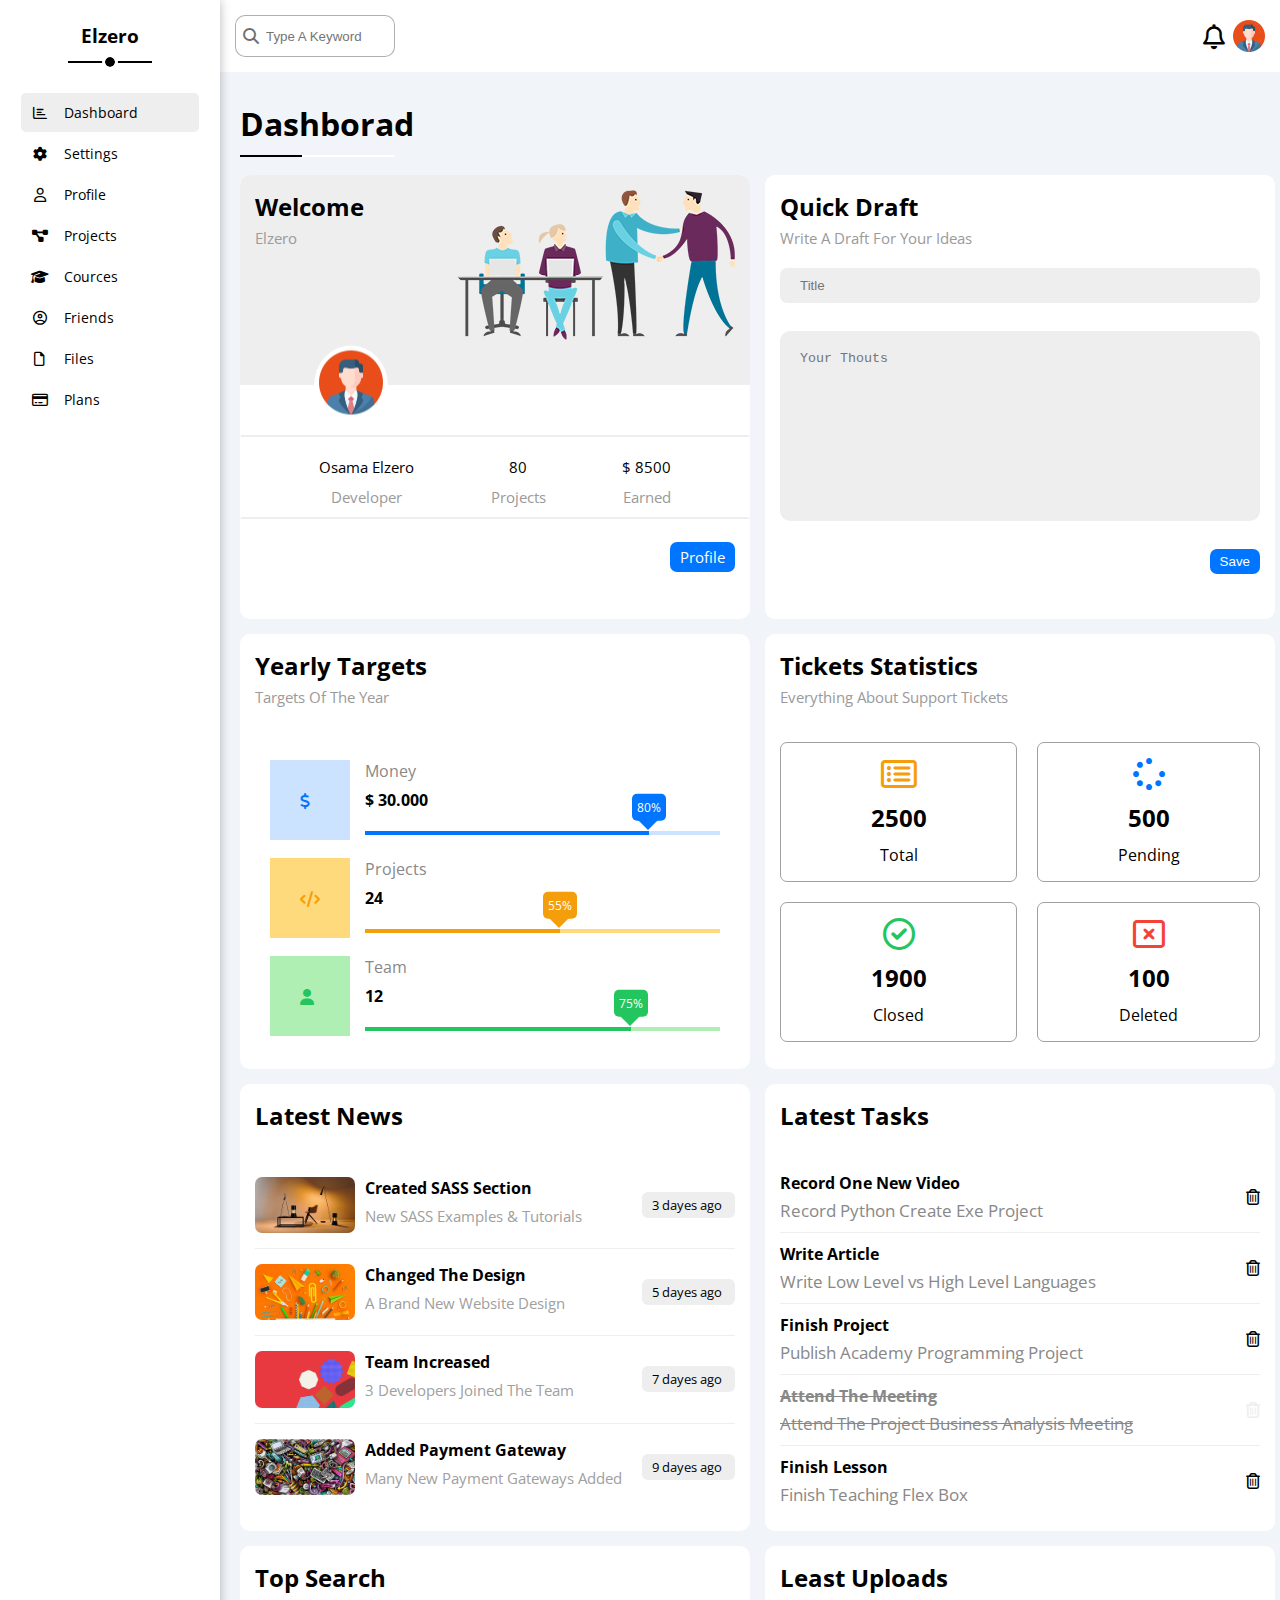
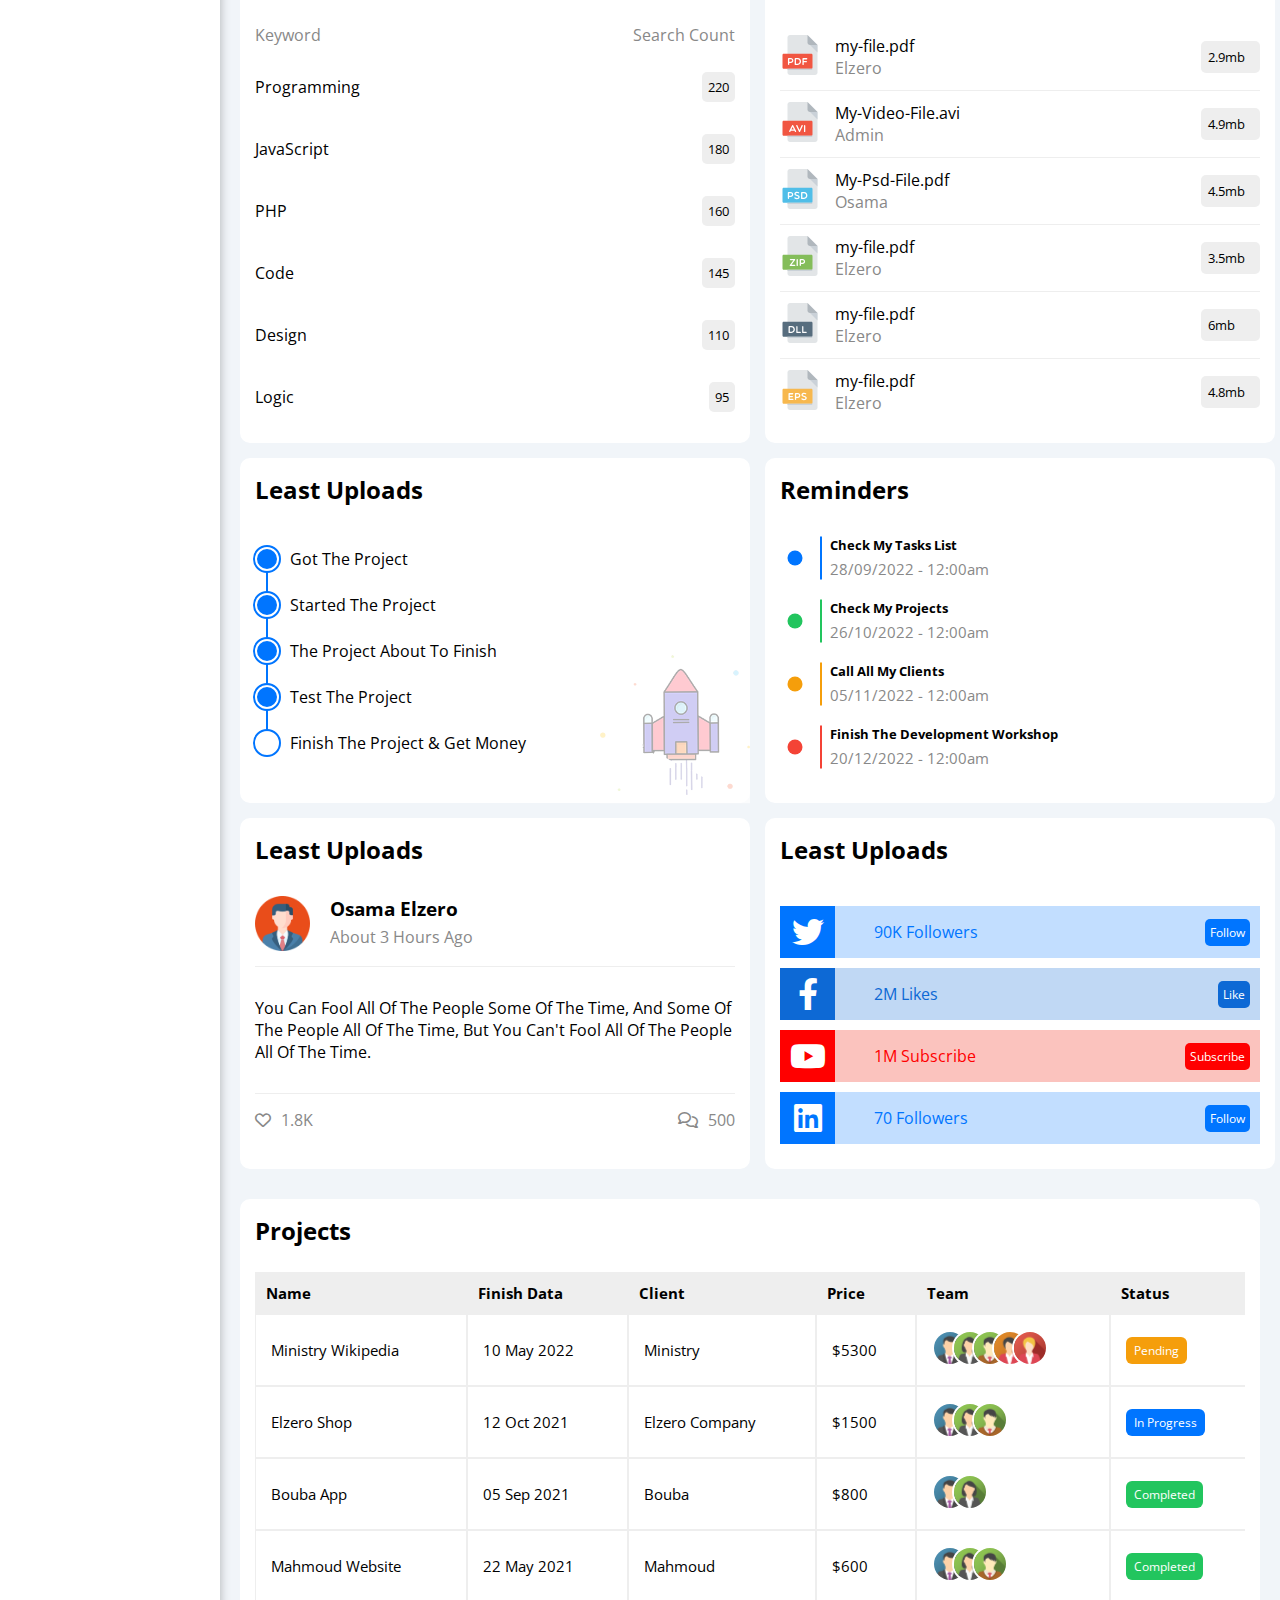
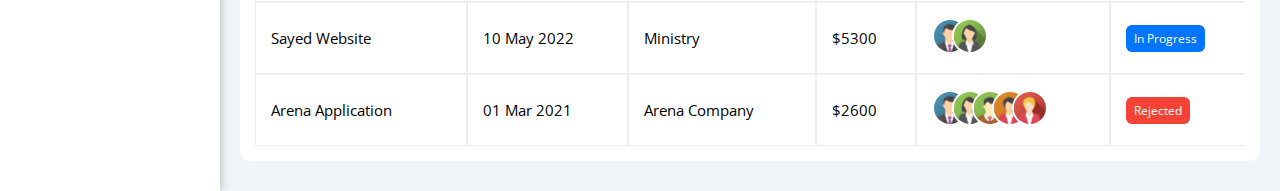
<file: index.html>
<!DOCTYPE html>
<html lang="en">
<head>
    <meta charset="UTF-8">
    <meta http-equiv="X-UA-Compatible" content="IE=edge">
    <meta name="viewport" content="width=device-width, initial-scale=1.0">
    <link rel="stylesheet" href="css/all.min.css">
    <link rel="preconnect" href="https://fonts.googleapis.com" />
    <link rel="preconnect" href="https://fonts.gstatic.com" crossorigin />
    <link href="https://fonts.googleapis.com/css2?family=Open+Sans:wght@300;500&#038;display=swap" rel="stylesheet" />
    <link rel="stylesheet" href="css/main.css">
    <link rel="stylesheet" href="css/base.css">
    <title>Dashboard</title>
</head>
<body>
    <nav>
        <div class="container">
            <h3>Elzero</h3>
            <ul></i>
                <li><a href="index.html"><i class="fa-regular fa-chart-bar fa-fw"></i><p>Dashboard</p></a></li>
                <li><a href="setting.html"><i class="fa-solid fa-gear fa-fw"></i><p>Settings</p></a></li>
                <li><a href="profile.html"><i class="fa-regular fa-user fa-fw"></i><p>Profile</p></a></li>
                <li><a href="projects.html"><i class="fa-solid fa-diagram-project fa-fw"></i><p>Projects</p></a></li>
                <li><a href="cources.html"><i class="fa-solid fa-graduation-cap fa-fw"></i><p>Cources</p></a></li>
                <li><a href="friends.html"><i class="fa-regular fa-circle-user fa-fw"></i><p>Friends</p></a></li>
                <li><a href="files.html"><i class="fa-regular fa-file fa-fw"></i><p>Files</p></a></li>
                <li><a href="plans.html"><i class="fa-regular fa-credit-card fa-fw"></i><p>Plans</p></a></li>
            </ul>
        </div>
    </nav>
    <div class="main">
        <div class="main-head">
            <div class="serach">
                <i class="fa-sharp fa-solid fa-magnifying-glass s-icon"></i>
                <input type="search" placeholder="Type A Keyword">
            </div>
            <div class="rech">
                <i class="fa-regular fa-bell"></i>
                <img src="images/profile.png" alt="">
            </div>
        </div>
        <div class="Dashboard">
            <div class="header">
                <h1>Dashborad</h1>
            </div>
            <div class="container">
                <div class="box profile">
                    <header>
                        <div class="text"><h2>Welcome</h2><p>Elzero</p></div>
                        <img src="images/welcome.png" alt="">
                    </header>
                    <div class="info">
                        <div class="name">
                            <h2>Osama Elzero</h2>
                            <p>Developer</p>
                        </div>
                        <div class="pro">
                            <h2>80</h2>
                            <p>Projects</p>
                        </div>
                        <div class="money">
                            <h2>$ 8500</h2>
                            <p>Earned</p>
                        </div>
                    </div>
                    <div class="foot">
                        <a href="profile.html">Profile</a>
                    </div>
                </div>
                <div class="box draft">
                    <header>
                        <div class="text"><h2>Quick Draft</h2><p>Write A Draft For Your Ideas</p></div>
                    </header>
                    <form action="" class="d-f">
                        <input type="text" class="mes" placeholder="Title">
                        <textarea name="" id="" cols="30" rows="10" placeholder="Your Thouts"></textarea>
                        <input type="submit" value="Save">
                    </form>
                </div>
                <div class="box target">
                    <header>
                        <div class="text"><h2>Yearly Targets</h2><p>Targets Of The Year</p></div>
                    </header>
                    <div class="content">
                        <div class="t">
                            <div class="icon m-icon"><i class="fa-solid fa-dollar-sign"></i></div>
                            <div class="perc m">
                                <p>Money</p>
                                <h4>$ 30.000</h4>
                                <span></span>
                            </div>
                        </div>
                        <div class="t">
                            <div class="icon p-icon"><i class="fa-solid fa-code"></i></div>
                            <div class="perc p">
                                <p>Projects</p>
                                <h4>24</h4>
                                <span></span>
                            </div>
                        </div>
                        <div class="t">
                            <div class="icon team-icon"><i class="fa-solid fa-user1"></i></i></div>
                            <div class="perc team">
                                <p>Team</p>
                                <h4>12</h4>
                                <span></span>
                            </div>
                        </div>
                    </div>
                </div>
                <div class="box statics">
                    <header>
                        <div class="text"><h2>Tickets Statistics</h2><p>Everything About Support Tickets</p></div>
                    </header>
                    <div class="content">
                        <div class="total"><i class="fa-regular fa-rectangle-list fa-2x mb-10 c-orange"></i><h2>2500</h2><p>Total</p></div>
                        <div class="pending"><i class="fa-solid fa-spinner fa-2x mb-10 c-blue"></i><h2>500</h2><p>Pending</p></div>
                        <div class="closed"><i class="fa-regular fa-circle-check fa-2x mb-10 c-green"></i><h2>1900</h2><p>Closed</p></div>
                        <div class="deleted"><i class="fa-regular fa-rectangle-xmark fa-2x mb-10 c-red"></i><h2>100</h2><p>Deleted</p></div>
                    </div>
                </div>
                <div class="box news">
                    <header>
                        <div class="text"><h2>Latest News</h2></div>
                    </header>
                    <div class="content">
                        <div class="n n-1">
                            <img src="images/news-01.png" alt="">
                            <div class="text">
                                <h4>Created SASS Section</h2>
                                <p>New SASS Examples & Tutorials</p>
                            </div>
                        </div>
                        <div class="n n-2">
                            <img src="images/news-02.png" alt="">
                            <div class="text">
                                <h4>Changed The Design</h2>
                                <p>A Brand New Website Design</p>
                            </div>
                        </div>
                        <div class="n n-3">
                            <img src="images/news-03.png" alt="">
                            <div class="text">
                                <h4>Team Increased</h2>
                                <p>3 Developers Joined The Team</p>
                            </div>
                        </div>
                        <div class="n n-4">
                            <img src="images/news-04.png" alt="">
                            <div class="text">
                                <h4>Added Payment Gateway</h2>
                                <p>Many New Payment Gateways Added</p>
                            </div>
                        </div>
                    </div>
                </div>
                <div class="box tasks">
                    <header>
                        <div class="text"><h2>Latest Tasks</h2></div>
                    </header>
                    <div class="content">
                        <div class="task t-1">
                            <div class="text">
                                <h4>Record One New Video</h4>
                                <h3>Record Python Create Exe Project</h3>
                            </div>
                            <i class="fa-regular fa-trash-can delete"></i>
                        </div>
                        <div class="task t-2">
                            <div class="text">
                                    <h4>Write Article</h4>
                                    <h3>Write Low Level vs High Level Languages</h3>
                            </div>
                            <i class="fa-regular fa-trash-can delete"></i>
                        </div>
                        <div class="task t-3">
                            <div class="text">
                                    <h4>Finish Project</h4>
                                    <h3>Publish Academy Programming Project</h3>
                            </div>
                            <i class="fa-regular fa-trash-can delete"></i>
                        </div>
                        <div class="task t-4">
                            <div class="text">
                                    <h4><del>Attend The Meeting</del></h4>
                                    <h3><del>Attend The Project Business Analysis Meeting</del></h3>
                            </div>
                            <i class="fa-regular fa-trash-can delete"></i>
                        </div>
                        <div class="task t-5">
                            <div class="text">
                                    <h4>Finish Lesson</h4>
                                    <h3>Finish Teaching Flex Box</h3>
                            </div>
                            <i class="fa-regular fa-trash-can delete"></i>
                        </div>
                    </div>
                </div>
                <div class="box t-search">
                    <header>
                        <div class="text"><h2>Top Search</h2></div>
                    </header>
                    <div class="content">
                        <div class="text">
                            <h4>Keyword</h4><h4>Search Count</h4>
                        </div>
                        <ul class="top-s">
                            <li value="220">Programming</li>
                            <li value="180">JavaScript</li>
                            <li value="160">PHP</li>
                            <li value="145">Code</li>
                            <li value="110">Design</li>
                            <li value="95">Logic</li>
                        </ul>
                    </div>
                </div>
                <div class="box l-up">
                    <header>
                        <div class="text"><h2>Least Uploads</h2></div>
                    </header>
                    <div class="content">
                        <ul>
                            <li value="2.9mb">
                                <img src="images/pdf.svg" alt="">
                                <div class="text">
                                    <p>my-file.pdf</p>
                                    <p>Elzero</p>
                                </div>
                            </li>
                            <li value="4.9mb">
                                <img src="images/avi.svg" alt="">
                                <div class="text">
                                    <p>My-Video-File.avi</p>
                                    <p>Admin</p>
                                </div>
                            </li>
                            <li value="4.5mb">
                                <img src="images/psd.svg" alt="">
                                <div class="text">
                                    <p>My-Psd-File.pdf</p>
                                    <p>Osama</p>
                                </div>
                            </li>
                            <li value="3.5mb">
                                <img src="images/zip.svg" alt="">
                                <div class="text">
                                    <p>my-file.pdf</p>
                                    <p>Elzero</p>
                                </div>
                            </li>
                            <li value="6mb">
                                <img src="images/dll.svg" alt="">
                                <div class="text">
                                    <p>my-file.pdf</p>
                                    <p>Elzero</p>
                                </div>
                            </li>
                            <li value="4.8mb" class="l">
                                <img src="images/eps.svg" alt="">
                                <div class="text">
                                    <p>my-file.pdf</p>
                                    <p>Elzero</p>
                                </div>
                            </li>
                        </ul>
                    </div>
                </div>
                <div class="box l-p">
                    <header>
                        <div class="text"><h2>Least Uploads</h2></div>
                    </header>
                    <div class="content">
                        <ul>
                            <li>Got The Project</li>
                            <li>Started The Project</li>
                            <li>The Project About To Finish</li>
                            <li>Test The Project</li>
                            <li>Finish The Project & Get Money</li>
                        </ul>
                        <div class="image">
                            <img src="images/project.png" alt="">
                            <div class="over-relay"></div>
                        </div>
                    </div>
                </div>
                <div class="box reminder">
                    <header>
                        <div class="text"><h2>Reminders</h2></div>
                    </header>
                    <div class="content">
                        <ul>
                            <li><h5>Check My Tasks List</h5><p>28/09/2022 - 12:00am</p></li>
                            <li><h5>Check My Projects</h5><p>26/10/2022 - 12:00am</p></li>
                            <li><h5>Call All My Clients</h5><p>05/11/2022 - 12:00am</p></li>
                            <li><h5>Finish The Development Workshop</h5><p>20/12/2022 - 12:00am</p></li>
                        </ul>
                    </div>
                </div>
                <div class="box posts">
                    <header>
                        <div class="text"><h2>Least Uploads</h2></div>
                    </header>
                    <div class="content">
                        <div class="p">
                            <img src="images/profile1.png" alt="">
                            <div class="text">
                                <h3>Osama Elzero</h3>
                                <p>About 3 Hours Ago</p>
                            </div>
                        </div>
                        <div class="t-p">
                            <p>
                                You Can Fool All Of The People Some Of The Time,
                                And Some Of The People All Of The Time, 
                                But You Can't Fool All Of The People All Of The Time.
                            </p>
                        </div>
                        <div class="re">
                            <p><i class="fa-regular fa-heart"></i>1.8K</p>
                            <p><i class="fa-regular fa-comments"></i>500</p>
                        </div>
                    </div>
                </div>
                <div class="box social">
                    <header>
                        <div class="text"><h2>Least Uploads</h2></div>
                    </header>
                    <div class="content">
                        <ul>
                            <li class="twitter">
                                <i class="fa-brands fa-twitter fa-2x c-white h-full center-flex"></i>
                                <div class="f-l">
                                    <p>90K Followers</p>
                                    <a href="">Follow</a>
                                </div>
                            </li>
                            <li class="facebook">
                                <i class="fa-brands fa-facebook-f fa-2x c-white h-full center-flex"></i>
                                <div class="f-l">
                                    <p>2M Likes</p>
                                    <a href="">Like</a>
                                </div>
                            </li>
                            <li class="youtube">
                                <i class="fa-brands fa-youtube fa-2x c-white h-full center-flex"></i>
                                <div class="f-l">
                                    <p>1M Subscribe</p>
                                    <a href="">Subscribe</a>
                                </div>
                            </li>
                            <li class="linkedin">
                                <i class="fa-brands fa-linkedin fa-2x c-white h-full center-flex"></i>
                                <div class="f-l">
                                    <p>70 Followers</p>
                                    <a href="">Follow</a>
                                </div>
                            </li>
                        </ul>
                    </div>
                </div>
            </div>
            <div class="p-t">
                <div class="t-c">
                    <header>
                        <div class="text"><h2>Projects</h2></div>
                    </header>
                    <div class="content">
                        <table>
                            <thead>
                                <tr>
                                    <td>Name</td>
                                    <td>Finish Data</td>
                                    <td>Client</td>
                                    <td>Price</td>
                                    <td>Team</td>
                                    <td>Status</td>
                                </tr>
                            </thead>
                            <tbody>
                                <tr class="one">
                                    <td>Ministry Wikipedia</td>
                                    <td>10 May 2022</td>
                                    <td>Ministry</td>
                                    <td>$5300</td>
                                    <td>
                                        <img src="images/team-01.png" alt="">
                                        <img src="images/team-02.png" alt="">
                                        <img src="images/team-03.png" alt="">
                                        <img src="images/team-04.png" alt="">
                                        <img src="images/team-05.png" alt="">
                                    </td>
                                    <td><p>Pending</p></td>
                                </tr>
                                <tr class="two">
                                    <td>Elzero Shop</td>
                                    <td>12 Oct 2021</td>
                                    <td>Elzero Company</td>
                                    <td>$1500</td>
                                    <td>
                                        <img src="images/team-01.png" alt="">
                                        <img src="images/team-02.png" alt="">
                                        <img src="images/team-03.png" alt="">
                                    </td>
                                    <td><p>In Progress</p></td>
                                </tr>
                                <tr class="three">
                                    <td>Bouba App</td>
                                    <td>05 Sep 2021</td>
                                    <td>Bouba</td>
                                    <td>$800</td>
                                    <td>
                                        <img src="images/team-01.png" alt="">
                                        <img src="images/team-02.png" alt="">
                                    </td>
                                    <td><p>Completed</p></td>
                                </tr>
                                <tr class="four">
                                    <td>Mahmoud Website</td>
                                    <td>22 May 2021</td>
                                    <td>Mahmoud</td>
                                    <td>$600</td>
                                    <td>
                                        <img src="images/team-01.png" alt="">
                                        <img src="images/team-02.png" alt="">
                                        <img src="images/team-03.png" alt="">
                                    </td>
                                    <td><p>Completed</p></td>
                                </tr>
                                <tr class="five">
                                    <td>Sayed Website</td>
                                    <td>10 May 2022</td>
                                    <td>Ministry</td>
                                    <td>$5300</td>
                                    <td>
                                        <img src="images/team-01.png" alt="">
                                        <img src="images/team-02.png" alt="">
                                    </td>
                                    <td><p>In Progress</p></td>
                                </tr>
                                <tr class="six">
                                    <td>Arena Application</td>
                                    <td>01 Mar 2021</td>
                                    <td>Arena Company</td>
                                    <td>$2600</td>
                                    <td>
                                        <img src="images/team-01.png" alt="">
                                        <img src="images/team-02.png" alt="">
                                        <img src="images/team-03.png" alt="">
                                        <img src="images/team-04.png" alt="">
                                        <img src="images/team-05.png" alt="">
                                    </td>
                                    <td><p>Rejected</p></td>
                                </tr>
                            </tbody>
                        </table>
                    </div>
                </div>
            </div>
        </div>
    </div>
    
</body>
</html>
</file>
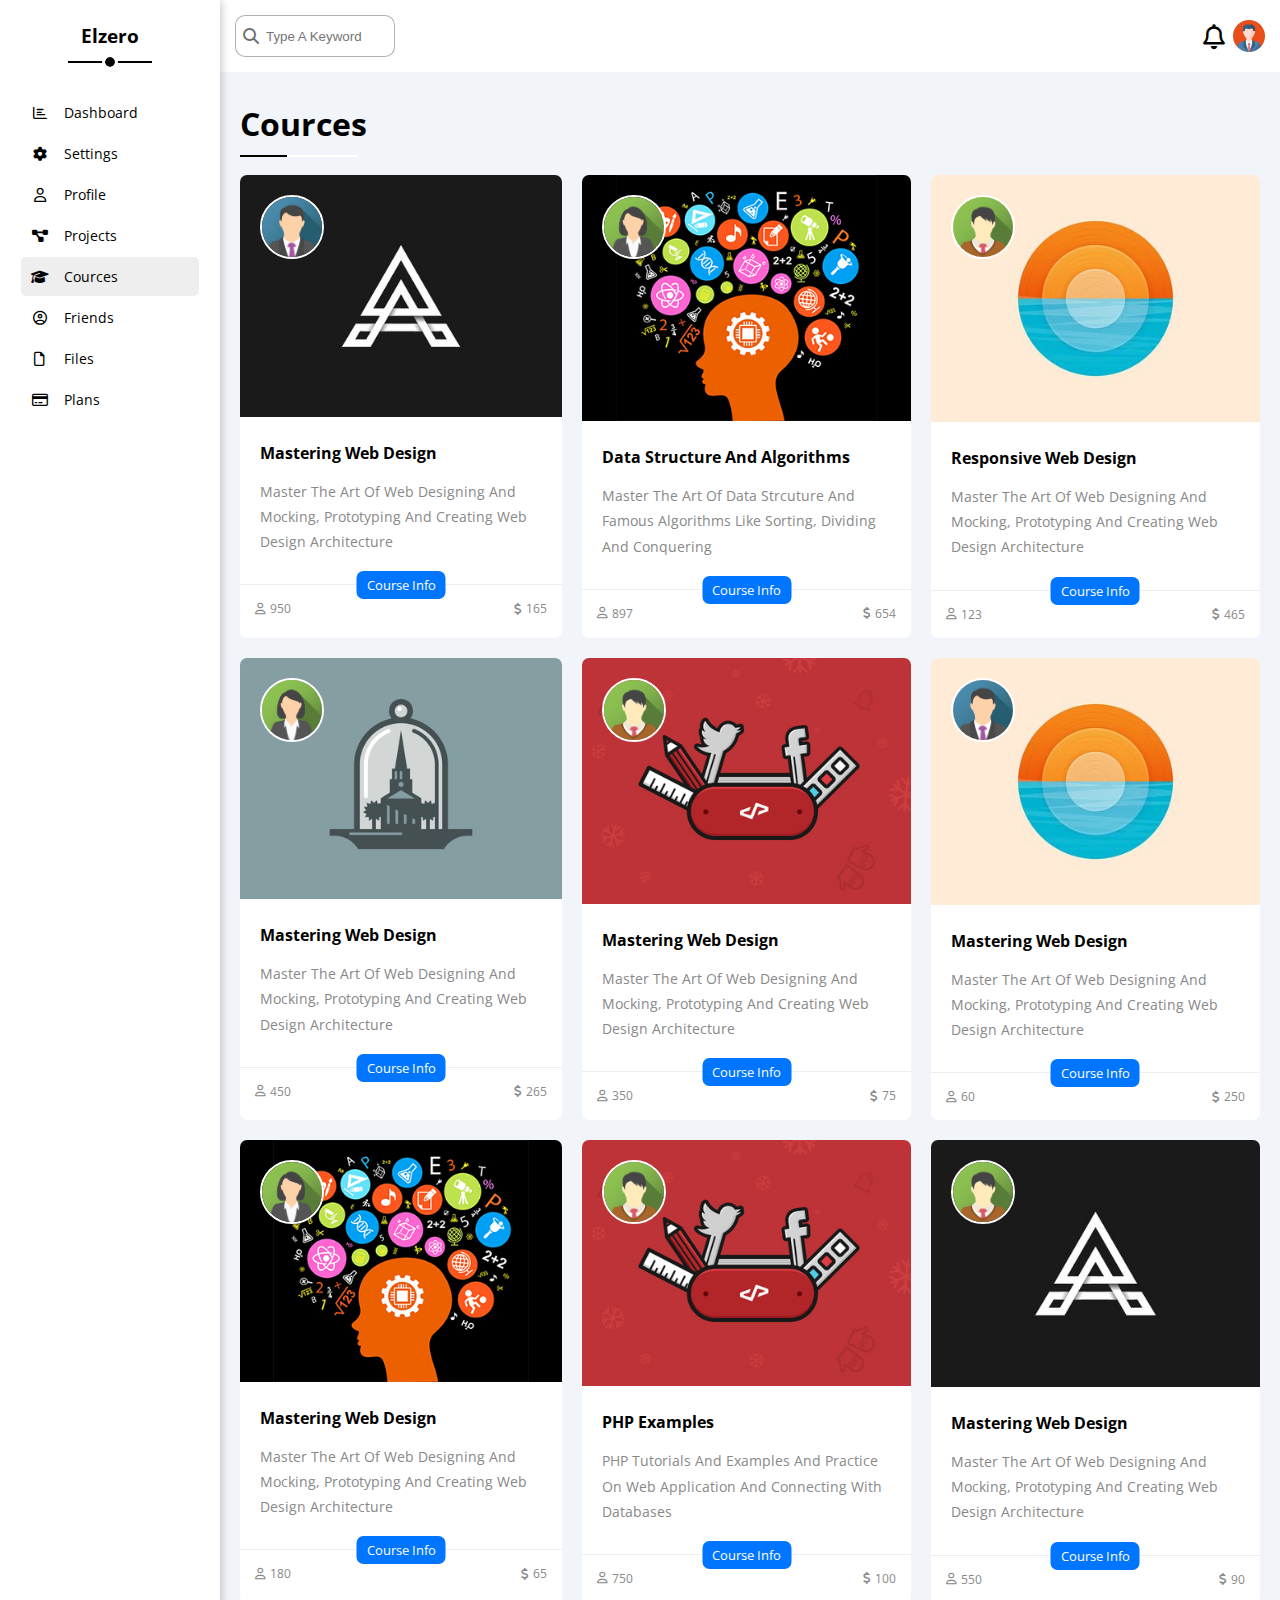
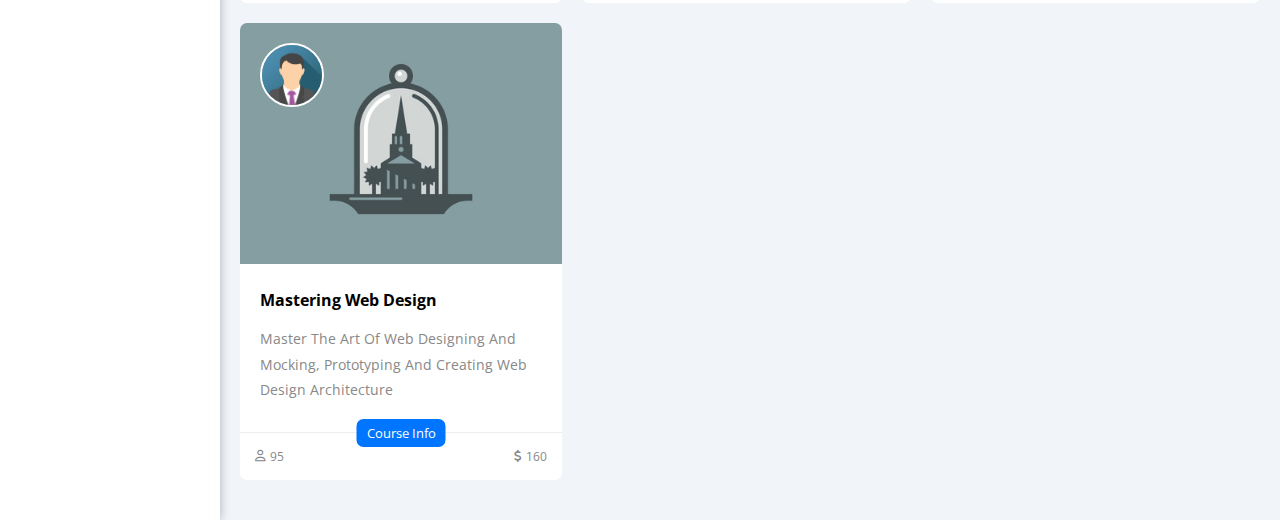
<file: cources.html>
<!DOCTYPE html>
<html lang="en">
<head>
    <meta charset="UTF-8">
    <meta http-equiv="X-UA-Compatible" content="IE=edge">
    <meta name="viewport" content="width=device-width, initial-scale=1.0">
    <link rel="stylesheet" href="css/all.min.css">
    <link rel="preconnect" href="https://fonts.googleapis.com" />
    <link rel="preconnect" href="https://fonts.gstatic.com" crossorigin />
    <link href="https://fonts.googleapis.com/css2?family=Open+Sans:wght@300;500&#038;display=swap" rel="stylesheet" />
    <link rel="stylesheet" href="css/base.css">
    <link rel="stylesheet" href="css/main4.css">
    <title>Cources</title>
</head>
<body>
    <nav>
        <div class="container">
            <h3>Elzero</h3>
            <ul></i>
                <li><a href="index.html"><i class="fa-regular fa-chart-bar fa-fw"></i><p>Dashboard</p></a></li>
                <li><a href="setting.html"><i class="fa-solid fa-gear fa-fw"></i><p>Settings</p></a></li>
                <li><a href="profile.html"><i class="fa-regular fa-user fa-fw"></i><p>Profile</p></a></li>
                <li><a href="projects.html"><i class="fa-solid fa-diagram-project fa-fw"></i><p>Projects</p></a></li>
                <li><a href="cources.html"><i class="fa-solid fa-graduation-cap fa-fw"></i><p>Cources</p></a></li>
                <li><a href="friends.html"><i class="fa-regular fa-circle-user fa-fw"></i><p>Friends</p></a></li>
                <li><a href="files.html"><i class="fa-regular fa-file fa-fw"></i><p>Files</p></a></li>
                <li><a href="plans.html"><i class="fa-regular fa-credit-card fa-fw"></i><p>Plans</p></a></li>
            </ul>
        </div>
    </nav>
    <div class="main">
        <div class="main-head">
            <div class="serach">
                <i class="fa-sharp fa-solid fa-magnifying-glass s-icon"></i>
                <input type="search" placeholder="Type A Keyword">
            </div>
            <div class="rech">
                <i class="fa-regular fa-bell"></i>
                <img src="images/profile.png" alt="">
            </div>
        </div>
        <div class="Dashboard">
            <div class="header">
                <h1>Cources</h1>
            </div>
            <div class="container">
                <div class="box">
                    <div class="image-h">
                        <img class="cover" src="images/course-01.jpg" alt="">
                        <img class="team" src="images/team-01 (1).png" alt="">
                    </div>
                    <div class="text">
                        <h4>Mastering Web Design</h4>
                        <p>Master The Art Of Web Designing And Mocking, Prototyping And Creating Web Design Architecture</p>
                    </div>
                    <div class="cource-info">
                        <span>Course Info</span>
                        <div class="users">
                            <i class="fa-regular fa-user c-i"></i>
                            <p>950</p>
                        </div>
                        <div class="price">
                            <i class="fa-solid fa-dollar-sign"></i>
                            <p>165</p>
                        </div>
                    </div>
                </div>
                <div class="box">
                    <div class="image-h">
                        <img class="cover" src="images/course-02.jpg" alt="">
                        <img class="team" src="images/team-02 (1).png" alt="">
                    </div>
                    <div class="text">
                        <h4>Data Structure And Algorithms</h4>
                        <p>Master The Art Of Data Strcuture And Famous Algorithms Like Sorting, Dividing And Conquering</p>
                    </div>
                    <div class="cource-info">
                        <span>Course Info</span>
                        <div class="users">
                            <i class="fa-regular fa-user c-i"></i>
                            <p>897</p>
                        </div>
                        <div class="price">
                            <i class="fa-solid fa-dollar-sign"></i>
                            <p>654</p>
                        </div>
                    </div>
                </div>
                <div class="box">
                    <div class="image-h">
                        <img class="cover" src="images/course-03.jpg" alt="">
                        <img class="team" src="images/team-03 (1).png" alt="">
                    </div>
                    <div class="text">
                        <h4>Responsive Web Design</h4>
                        <p>Master The Art Of Web Designing And Mocking, Prototyping And Creating Web Design Architecture</p>
                    </div>
                    <div class="cource-info">
                        <span>Course Info</span>
                        <div class="users">
                            <i class="fa-regular fa-user c-i"></i>
                            <p>123</p>
                        </div>
                        <div class="price">
                            <i class="fa-solid fa-dollar-sign"></i>
                            <p>465</p>
                        </div>
                    </div>
                </div>
                <div class="box">
                    <div class="image-h">
                        <img class="cover" src="images/course-04.jpg" alt="">
                        <img class="team" src="images/team-02 (1).png" alt="">
                    </div>
                    <div class="text">
                        <h4>Mastering Web Design</h4>
                        <p>Master The Art Of Web Designing And Mocking, Prototyping And Creating Web Design Architecture</p>
                    </div>
                    <div class="cource-info">
                        <span>Course Info</span>
                        <div class="users">
                            <i class="fa-regular fa-user c-i"></i>
                            <p>450</p>
                        </div>
                        <div class="price">
                            <i class="fa-solid fa-dollar-sign"></i>
                            <p>265</p>
                        </div>
                    </div>
                </div>
                <div class="box">
                    <div class="image-h">
                        <img class="cover" src="images/course-05.jpg" alt="">
                        <img class="team" src="images/team-03 (1).png" alt="">
                    </div>
                    <div class="text">
                        <h4>Mastering Web Design</h4>
                        <p>Master The Art Of Web Designing And Mocking, Prototyping And Creating Web Design Architecture</p>
                    </div>
                    <div class="cource-info">
                        <span>Course Info</span>
                        <div class="users">
                            <i class="fa-regular fa-user c-i"></i>
                            <p>350</p>
                        </div>
                        <div class="price">
                            <i class="fa-solid fa-dollar-sign"></i>
                            <p>75</p>
                        </div>
                    </div>
                </div>
                <div class="box">
                    <div class="image-h">
                        <img class="cover" src="images/course-03.jpg" alt="">
                        <img class="team" src="images/team-01 (1).png" alt="">
                    </div>
                    <div class="text">
                        <h4>Mastering Web Design</h4>
                        <p>Master The Art Of Web Designing And Mocking, Prototyping And Creating Web Design Architecture</p>
                    </div>
                    <div class="cource-info">
                        <span>Course Info</span>
                        <div class="users">
                            <i class="fa-regular fa-user c-i"></i>
                            <p>60</p>
                        </div>
                        <div class="price">
                            <i class="fa-solid fa-dollar-sign"></i>
                            <p>250</p>
                        </div>
                    </div>
                </div>
                <div class="box">
                    <div class="image-h">
                        <img class="cover" src="images/course-02.jpg" alt="">
                        <img class="team" src="images/team-02 (1).png" alt="">
                    </div>
                    <div class="text">
                        <h4>Mastering Web Design</h4>
                        <p>Master The Art Of Web Designing And Mocking, Prototyping And Creating Web Design Architecture</p>
                    </div>
                    <div class="cource-info">
                        <span>Course Info</span>
                        <div class="users">
                            <i class="fa-regular fa-user c-i"></i>
                            <p>180</p>
                        </div>
                        <div class="price">
                            <i class="fa-solid fa-dollar-sign"></i>
                            <p>65</p>
                        </div>
                    </div>
                </div>
                <div class="box">
                    <div class="image-h">
                        <img class="cover" src="images/course-05.jpg" alt="">
                        <img class="team" src="images/team-03 (1).png" alt="">
                    </div>
                    <div class="text">
                        <h4>PHP Examples</h4>
                        <p>PHP Tutorials And Examples And Practice On Web Application And Connecting With Databases</p>
                    </div>
                    <div class="cource-info">
                        <span>Course Info</span>
                        <div class="users">
                            <i class="fa-regular fa-user c-i"></i>
                            <p>750</p>
                        </div>
                        <div class="price">
                            <i class="fa-solid fa-dollar-sign"></i>
                            <p>100</p>
                        </div>
                    </div>
                </div>
                <div class="box">
                    <div class="image-h">
                        <img class="cover" src="images/course-01.jpg" alt="">
                        <img class="team" src="images/team-03 (1).png" alt="">
                    </div>
                    <div class="text">
                        <h4>Mastering Web Design</h4>
                        <p>Master The Art Of Web Designing And Mocking, Prototyping And Creating Web Design Architecture</p>
                    </div>
                    <div class="cource-info">
                        <span>Course Info</span>
                        <div class="users">
                            <i class="fa-regular fa-user c-i"></i>
                            <p>550</p>
                        </div>
                        <div class="price">
                            <i class="fa-solid fa-dollar-sign"></i>
                            <p>90</p>
                        </div>
                    </div>
                </div>
                <div class="box">
                    <div class="image-h">
                        <img class="cover" src="images/course-04.jpg" alt="">
                        <img class="team" src="images/team-01 (1).png" alt="">
                    </div>
                    <div class="text">
                        <h4>Mastering Web Design</h4>
                        <p>Master The Art Of Web Designing And Mocking, Prototyping And Creating Web Design Architecture</p>
                    </div>
                    <div class="cource-info">
                        <span>Course Info</span>
                        <div class="users">
                            <i class="fa-regular fa-user c-i"></i>
                            <p>95</p>
                        </div>
                        <div class="price">
                            <i class="fa-solid fa-dollar-sign"></i>
                            <p>160</p>
                        </div>
                    </div>
                </div>
            </div>
        </div>
    </div>
</body>
</html>
</file>
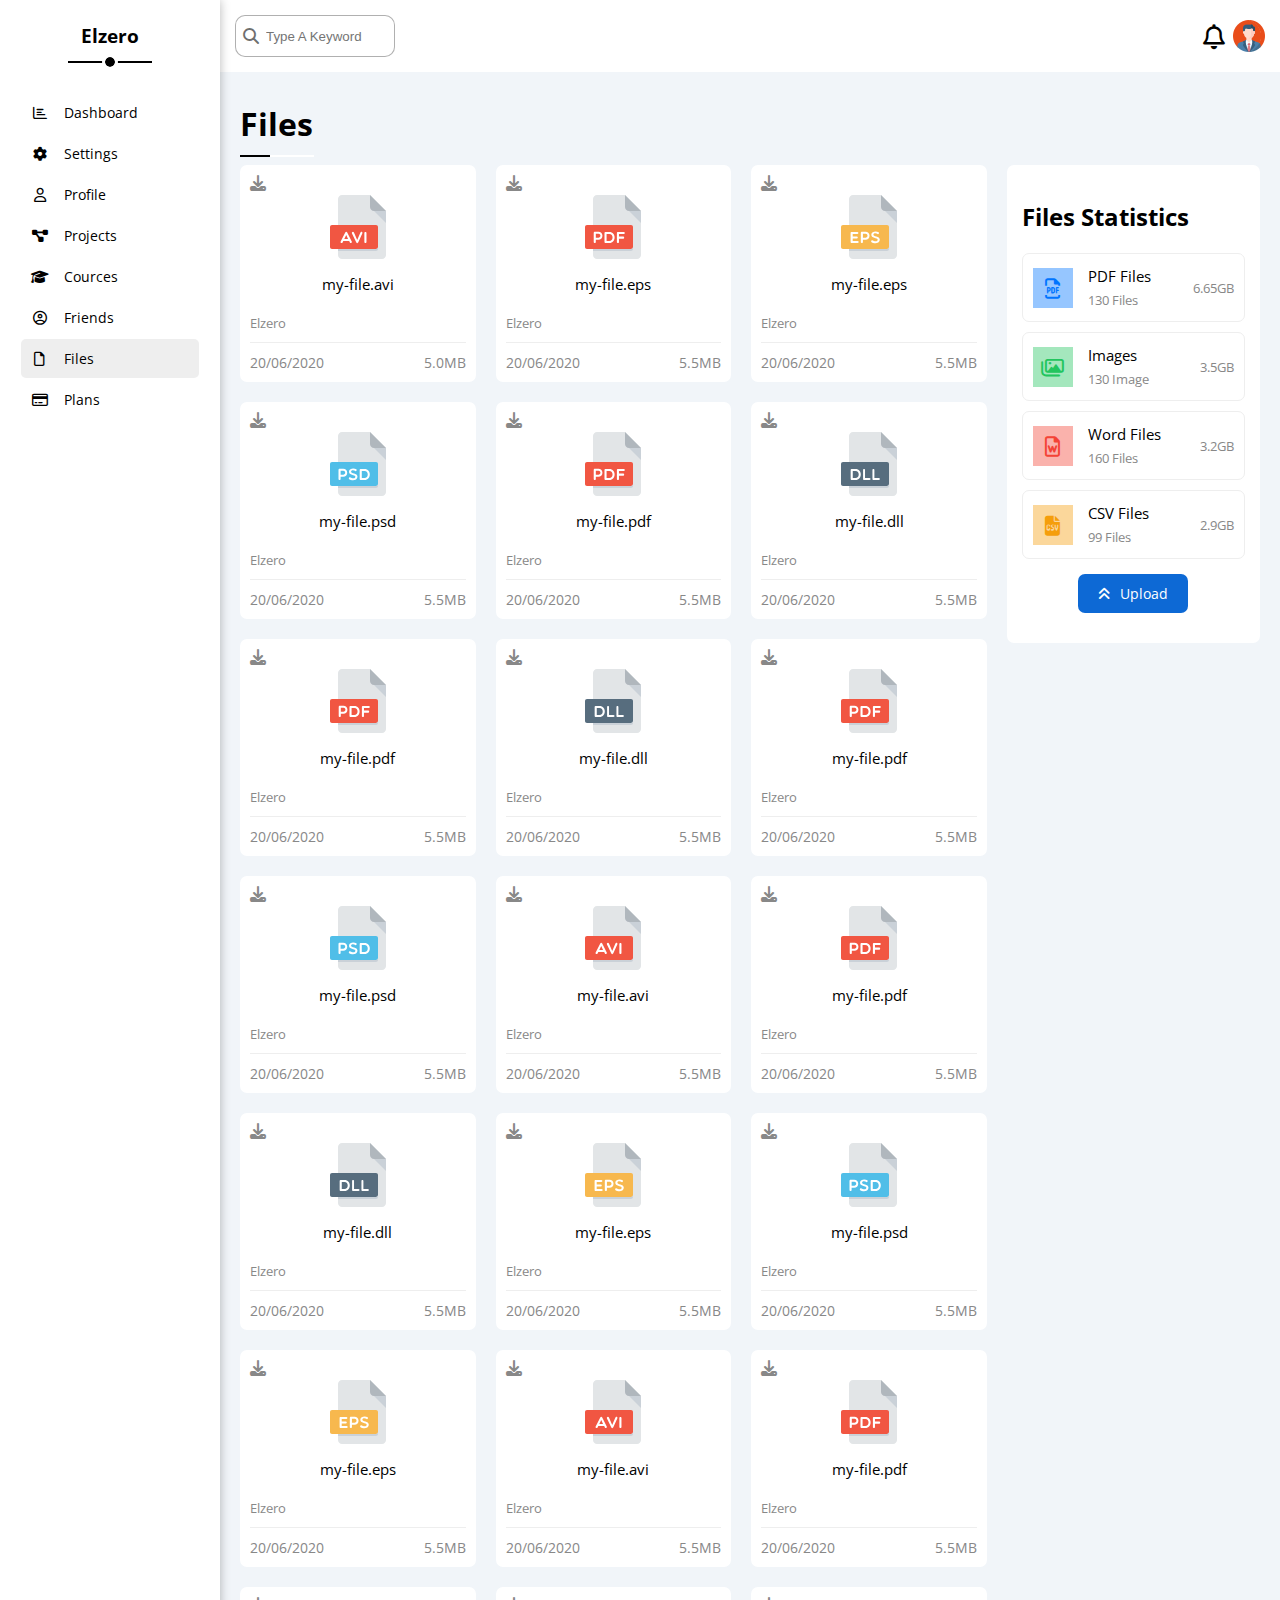
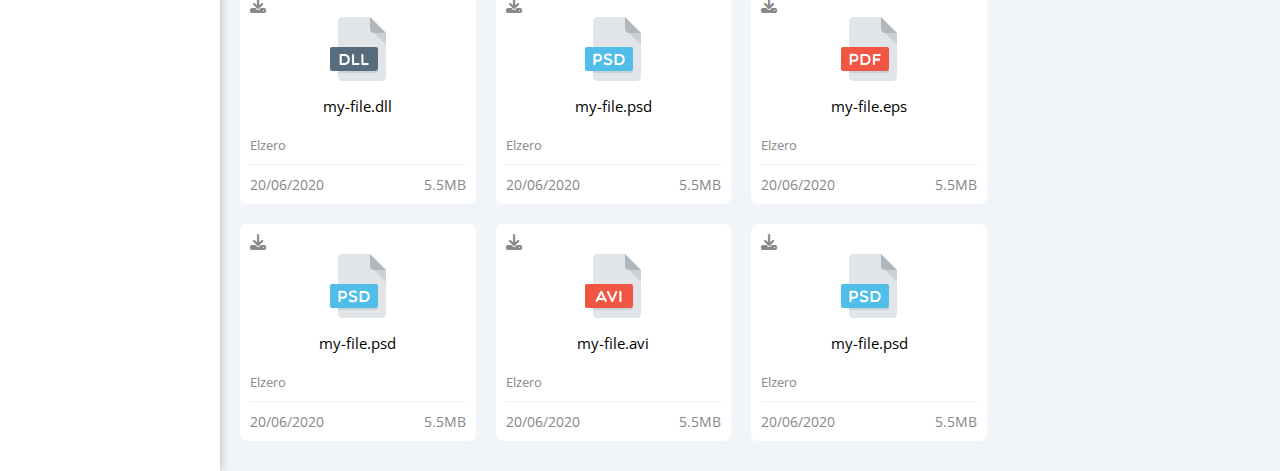
<file: files.html>
<!DOCTYPE html>
<html lang="en">
<head>
    <meta charset="UTF-8">
    <meta http-equiv="X-UA-Compatible" content="IE=edge">
    <meta name="viewport" content="width=device-width, initial-scale=1.0">
    <link rel="stylesheet" href="css/all.min.css">
    <link rel="preconnect" href="https://fonts.googleapis.com" />
    <link rel="preconnect" href="https://fonts.gstatic.com" crossorigin />
    <link href="https://fonts.googleapis.com/css2?family=Open+Sans:wght@300;500&#038;display=swap" rel="stylesheet" />
    <link rel="stylesheet" href="css/base.css">
    <link rel="stylesheet" href="css/main6.css">
    <title>Files</title>
</head>
<body>
    <nav>
        <div class="container">
            <h3>Elzero</h3>
            <ul></i>
                <li><a href="index.html"><i class="fa-regular fa-chart-bar fa-fw"></i><p>Dashboard</p></a></li>
                <li><a href="setting.html"><i class="fa-solid fa-gear fa-fw"></i><p>Settings</p></a></li>
                <li><a href="profile.html"><i class="fa-regular fa-user fa-fw"></i><p>Profile</p></a></li>
                <li><a href="projects.html"><i class="fa-solid fa-diagram-project fa-fw"></i><p>Projects</p></a></li>
                <li><a href="cources.html"><i class="fa-solid fa-graduation-cap fa-fw"></i><p>Cources</p></a></li>
                <li><a href="friends.html"><i class="fa-regular fa-circle-user fa-fw"></i><p>Friends</p></a></li>
                <li><a href="files.html"><i class="fa-regular fa-file fa-fw"></i><p>Files</p></a></li>
                <li><a href="plans.html"><i class="fa-regular fa-credit-card fa-fw"></i><p>Plans</p></a></li>
            </ul>
        </div>
    </nav>
    <div class="main">
        <div class="main-head">
            <div class="serach">
                <i class="fa-sharp fa-solid fa-magnifying-glass s-icon"></i>
                <input type="search" placeholder="Type A Keyword">
            </div>
            <div class="rech">
                <i class="fa-regular fa-bell"></i>
                <img src="images/profile.png" alt="">
            </div>
        </div>
        <div class="Dashboard">
            <div class="header">
                <h1>Files</h1>
            </div>
            <div class="container">
                <div class="content" id="cont">
                    <div class="box">
                        <i class="fa-solid fa-download c-grey p-absolute dow"></i>
                        <div class="img-h"><img src="images/avi.svg" alt=""><p>my-file.avi</p></div>
                        <p>Elzero</p>
                        <div class="foot">
                            <div class="date">20/06/2020</div>
                            <div class="size">5.0MB</div>
                        </div>
                    </div>
                    <div class="box">
                        <i class="fa-solid fa-download c-grey p-absolute dow"></i>
                        <div class="img-h"><img src="images/pdf.svg" alt=""><p>my-file.eps</p></div>
                        <p>Elzero</p>
                        <div class="foot">
                            <div class="date">20/06/2020</div>
                            <div class="size">5.5MB</div>
                        </div>
                    </div>
                    <div class="box">
                        <i class="fa-solid fa-download c-grey p-absolute dow"></i>
                        <div class="img-h"><img src="images/eps.svg" alt=""><p>my-file.eps</p></div>
                        <p>Elzero</p>
                        <div class="foot">
                            <div class="date">20/06/2020</div>
                            <div class="size">5.5MB</div>
                        </div>
                    </div>
                    <div class="box">
                        <i class="fa-solid fa-download c-grey p-absolute dow"></i>
                        <div class="img-h"><img src="images/psd.svg" alt=""><p>my-file.psd</p></div>
                        <p>Elzero</p>
                        <div class="foot">
                            <div class="date">20/06/2020</div>
                            <div class="size">5.5MB</div>
                        </div>
                    </div>
                    <div class="box">
                        <i class="fa-solid fa-download c-grey p-absolute dow"></i>
                        <div class="img-h"><img src="images/pdf.svg" alt=""><p>my-file.pdf</p></div>
                        <p>Elzero</p>
                        <div class="foot">
                            <div class="date">20/06/2020</div>
                            <div class="size">5.5MB</div>
                        </div>
                    </div>
                    <div class="box">
                        <i class="fa-solid fa-download c-grey p-absolute dow"></i>
                        <div class="img-h"><img src="images/dll.svg" alt=""><p>my-file.dll</p></div>
                        <p>Elzero</p>
                        <div class="foot">
                            <div class="date">20/06/2020</div>
                            <div class="size">5.5MB</div>
                        </div>
                    </div>
                    <div class="box">
                        <i class="fa-solid fa-download c-grey p-absolute dow"></i>
                        <div class="img-h"><img src="images/pdf.svg" alt=""><p>my-file.pdf</p></div>
                        <p>Elzero</p>
                        <div class="foot">
                            <div class="date">20/06/2020</div>
                            <div class="size">5.5MB</div>
                        </div>
                    </div>
                    <div class="box">
                        <i class="fa-solid fa-download c-grey p-absolute dow"></i>
                        <div class="img-h"><img src="images/dll.svg" alt=""><p>my-file.dll</p></div>
                        <p>Elzero</p>
                        <div class="foot">
                            <div class="date">20/06/2020</div>
                            <div class="size">5.5MB</div>
                        </div>
                    </div>
                    <div class="box">
                        <i class="fa-solid fa-download c-grey p-absolute dow"></i>
                        <div class="img-h"><img src="images/pdf.svg" alt=""><p>my-file.pdf</p></div>
                        <p>Elzero</p>
                        <div class="foot">
                            <div class="date">20/06/2020</div>
                            <div class="size">5.5MB</div>
                        </div>
                    </div>
                    <div class="box">
                        <i class="fa-solid fa-download c-grey p-absolute dow"></i>
                        <div class="img-h"><img src="images/psd.svg" alt=""><p>my-file.psd</p></div>
                        <p>Elzero</p>
                        <div class="foot">
                            <div class="date">20/06/2020</div>
                            <div class="size">5.5MB</div>
                        </div>
                    </div>
                    <div class="box">
                        <i class="fa-solid fa-download c-grey p-absolute dow"></i>
                        <div class="img-h"><img src="images/avi.svg" alt=""><p>my-file.avi</p></div>
                        <p>Elzero</p>
                        <div class="foot">
                            <div class="date">20/06/2020</div>
                            <div class="size">5.5MB</div>
                        </div>
                    </div>
                    <div class="box">
                        <i class="fa-solid fa-download c-grey p-absolute dow"></i>
                        <div class="img-h"><img src="images/pdf.svg" alt=""><p>my-file.pdf</p></div>
                        <p>Elzero</p>
                        <div class="foot">
                            <div class="date">20/06/2020</div>
                            <div class="size">5.5MB</div>
                        </div>
                    </div>
                    <div class="box">
                        <i class="fa-solid fa-download c-grey p-absolute dow"></i>
                        <div class="img-h"><img src="images/dll.svg" alt=""><p>my-file.dll</p></div>
                        <p>Elzero</p>
                        <div class="foot">
                            <div class="date">20/06/2020</div>
                            <div class="size">5.5MB</div>
                        </div>
                    </div>
                    <div class="box">
                        <i class="fa-solid fa-download c-grey p-absolute dow"></i>
                        <div class="img-h"><img src="images/eps.svg" alt=""><p>my-file.eps</p></div>
                        <p>Elzero</p>
                        <div class="foot">
                            <div class="date">20/06/2020</div>
                            <div class="size">5.5MB</div>
                        </div>
                    </div>
                    <div class="box">
                        <i class="fa-solid fa-download c-grey p-absolute dow"></i>
                        <div class="img-h"><img src="images/psd.svg" alt=""><p>my-file.psd</p></div>
                        <p>Elzero</p>
                        <div class="foot">
                            <div class="date">20/06/2020</div>
                            <div class="size">5.5MB</div>
                        </div>
                    </div>
                    <div class="box">
                        <i class="fa-solid fa-download c-grey p-absolute dow"></i>
                        <div class="img-h"><img src="images/eps.svg" alt=""><p>my-file.eps</p></div>
                        <p>Elzero</p>
                        <div class="foot">
                            <div class="date">20/06/2020</div>
                            <div class="size">5.5MB</div>
                        </div>
                    </div>
                    <div class="box">
                        <i class="fa-solid fa-download c-grey p-absolute dow"></i>
                        <div class="img-h"><img src="images/avi.svg" alt=""><p>my-file.avi</p></div>
                        <p>Elzero</p>
                        <div class="foot">
                            <div class="date">20/06/2020</div>
                            <div class="size">5.5MB</div>
                        </div>
                    </div>
                    <div class="box">
                        <i class="fa-solid fa-download c-grey p-absolute dow"></i>
                        <div class="img-h"><img src="images/pdf.svg" alt=""><p>my-file.pdf</p></div>
                        <p>Elzero</p>
                        <div class="foot">
                            <div class="date">20/06/2020</div>
                            <div class="size">5.5MB</div>
                        </div>
                    </div>
                    <div class="box">
                        <i class="fa-solid fa-download c-grey p-absolute dow"></i>
                        <div class="img-h"><img src="images/dll.svg" alt=""><p>my-file.dll</p></div>
                        <p>Elzero</p>
                        <div class="foot">
                            <div class="date">20/06/2020</div>
                            <div class="size">5.5MB</div>
                        </div>
                    </div>
                    <div class="box">
                        <i class="fa-solid fa-download c-grey p-absolute dow"></i>
                        <div class="img-h"><img src="images/psd.svg" alt=""><p>my-file.psd</p></div>
                        <p>Elzero</p>
                        <div class="foot">
                            <div class="date">20/06/2020</div>
                            <div class="size">5.5MB</div>
                        </div>
                    </div>
                    <div class="box">
                        <i class="fa-solid fa-download c-grey p-absolute dow"></i>
                        <div class="img-h"><img src="images/pdf.svg" alt=""><p>my-file.eps</p></div>
                        <p>Elzero</p>
                        <div class="foot">
                            <div class="date">20/06/2020</div>
                            <div class="size">5.5MB</div>
                        </div>
                    </div>
                    <div class="box">
                        <i class="fa-solid fa-download c-grey p-absolute dow"></i>
                        <div class="img-h"><img src="images/psd.svg" alt=""><p>my-file.psd</p></div>
                        <p>Elzero</p>
                        <div class="foot">
                            <div class="date">20/06/2020</div>
                            <div class="size">5.5MB</div>
                        </div>
                    </div>
                    <div class="box">
                        <i class="fa-solid fa-download c-grey p-absolute dow"></i>
                        <div class="img-h"><img src="images/avi.svg" alt=""><p>my-file.avi</p></div>
                        <p>Elzero</p>
                        <div class="foot">
                            <div class="date">20/06/2020</div>
                            <div class="size">5.5MB</div>
                        </div>
                    </div>
                    <div class="box">
                        <i class="fa-solid fa-download c-grey p-absolute dow"></i>
                        <div class="img-h"><img src="images/psd.svg" alt=""><p>my-file.psd</p></div>
                        <p>Elzero</p>
                        <div class="foot">
                            <div class="date">20/06/2020</div>
                            <div class="size">5.5MB</div>
                        </div>
                    </div>
                </div>
                <div class="f-static" id="f-s">
                    <div class="head"><h2>Files Statistics</h2></div>
                    <div class="files">
                        <ul class="info">
                            <li>
                                <i class="fa-regular fa-file-pdf fa-lg blue center-flex c-blue icon"></i>
                                <div class="text">
                                    <p>PDF Files</p>
                                    <p>130 Files</p>
                                </div>
                                <div class="size">6.65GB</div>
                            </li>
                            <li>
                                <i class="fa-regular fa-images fa-lg green center-flex c-green icon"></i>
                                <div class="text">
                                    <p>Images</p>
                                    <p>130 Image</p>
                                </div>
                                <div class="size">3.5GB</div>
                            </li>
                            <li>
                                <i class="fa-regular fa-file-word fa-lg red center-flex c-red icon"></i>
                                <div class="text">
                                    <p>Word Files</p>
                                    <p>160 Files</p>
                                </div>
                                <div class="size">3.2GB</div>
                            </li>
                            <li>
                                <i class="fa-solid fa-file-csv fa-lg orange center-flex c-orange icon"></i>
                                <div class="text">
                                    <p>CSV Files</p>
                                    <p>99 Files</p>
                                </div>
                                <div class="size">2.9GB</div>
                            </li>
                        </ul>
                    </div>
                    <a class="upload"><i class="fa-solid fa-angles-up mr-10"></i><p> Upload</p></a>
                </div>
            </div>
        </div>
    </div>
</body>
</html>
</file>
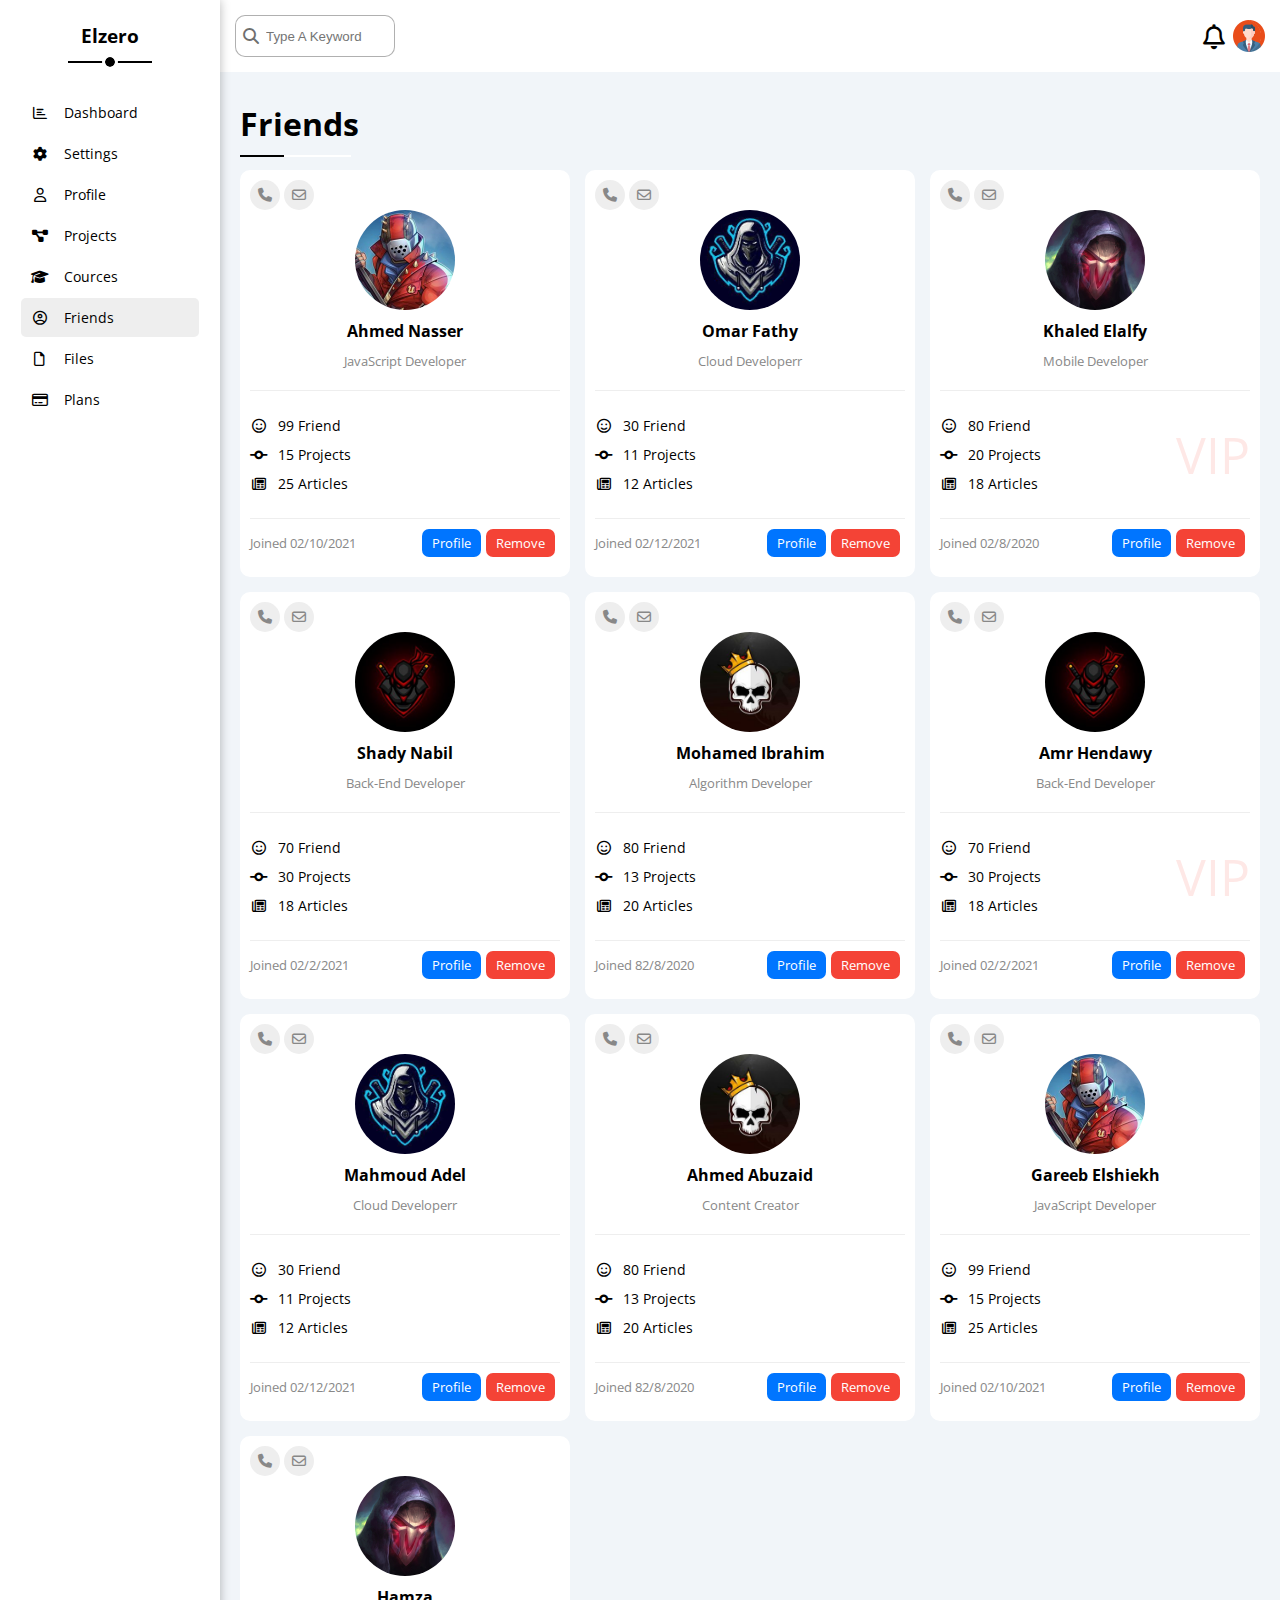
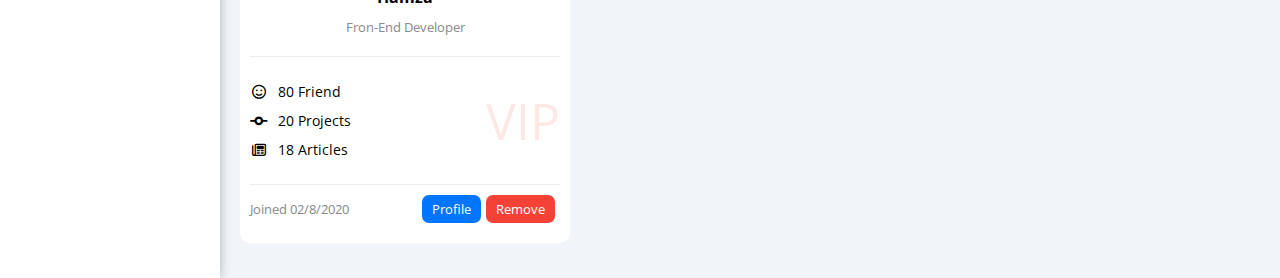
<file: friends.html>
<!DOCTYPE html>
<html lang="en">
<head>
    <meta charset="UTF-8">
    <meta http-equiv="X-UA-Compatible" content="IE=edge">
    <meta name="viewport" content="width=device-width, initial-scale=1.0">
    <link rel="stylesheet" href="css/all.min.css">
    <link rel="preconnect" href="https://fonts.googleapis.com" />
    <link rel="preconnect" href="https://fonts.gstatic.com" crossorigin />
    <link href="https://fonts.googleapis.com/css2?family=Open+Sans:wght@300;500&#038;display=swap" rel="stylesheet" />
    <link rel="stylesheet" href="css/base.css">
    <link rel="stylesheet" href="css/main5.css">
    <title>Friends</title>
</head>
<body>
    <nav>
        <div class="container">
            <h3>Elzero</h3>
            <ul></i>
                <li><a href="index.html"><i class="fa-regular fa-chart-bar fa-fw"></i><p>Dashboard</p></a></li>
                <li><a href="setting.html"><i class="fa-solid fa-gear fa-fw"></i><p>Settings</p></a></li>
                <li><a href="profile.html"><i class="fa-regular fa-user fa-fw"></i><p>Profile</p></a></li>
                <li><a href="projects.html"><i class="fa-solid fa-diagram-project fa-fw"></i><p>Projects</p></a></li>
                <li><a href="cources.html"><i class="fa-solid fa-graduation-cap fa-fw"></i><p>Cources</p></a></li>
                <li><a href="friends.html"><i class="fa-regular fa-circle-user fa-fw"></i><p>Friends</p></a></li>
                <li><a href="files.html"><i class="fa-regular fa-file fa-fw"></i><p>Files</p></a></li>
                <li><a href="plans.html"><i class="fa-regular fa-credit-card fa-fw"></i><p>Plans</p></a></li>
            </ul>
        </div>
    </nav>
    <div class="main">
        <div class="main-head">
            <div class="serach">
                <i class="fa-sharp fa-solid fa-magnifying-glass s-icon"></i>
                <input type="search" placeholder="Type A Keyword">
            </div>
            <div class="rech">
                <i class="fa-regular fa-bell"></i>
                <img src="images/profile.png" alt="">
            </div>
        </div>
        <div class="Dashboard">
            <div class="header">
                <h1>Friends</h1>
            </div>
            <div class="container">
                <div class="box">
                    <div class="contact">
                        <i class="fa-solid fa-phone"></i>
                        <i class="fa-regular fa-envelope"></i>
                    </div>
                    <div class="avatar">
                        <img src="images/friend-01.jpg" alt="">
                        <p class="name">Ahmed Nasser</p>
                        <p class="job">JavaScript Developer</p>
                    </div>
                    <ul class="info">
                        <li><i class="fa-regular fa-face-smile fa-fw"></i><p> 99 Friend</p></li>
                        <li><i class="fa-solid fa-code-commit fa-fw"></i><p> 15 Projects</p></li>
                        <li><i class="fa-regular fa-newspaper fa-fw"></i><p> 25 Articles</p></li>
                    </ul>
                    <div class="foot">
                        <p class="date">Joined 02/10/2021</p>
                        <div class="option">
                            <a href="profile.html">Profile</a>
                            <a href="">Remove</a>
                        </div>
                    </div>
                </div>
                <div class="box">
                    <div class="contact">
                        <i class="fa-solid fa-phone"></i>
                        <i class="fa-regular fa-envelope"></i>
                    </div>
                    <div class="avatar">
                        <img src="images/friend-02.jpg" alt="">
                        <p class="name">Omar Fathy</p>
                        <p class="job">Cloud Developerr</p>
                    </div>
                    <ul class="info">
                        <li><i class="fa-regular fa-face-smile fa-fw"></i><p> 30 Friend</p></li>
                        <li><i class="fa-solid fa-code-commit fa-fw"></i><p> 11 Projects</p></li>
                        <li><i class="fa-regular fa-newspaper fa-fw"></i><p> 12 Articles</p></li>
                    </ul>
                    <div class="foot">
                        <p class="date">Joined 02/12/2021</p>
                        <div class="option">
                            <a href="profile.html">Profile</a>
                            <a href="">Remove</a>
                        </div>
                    </div>
                </div>
                <div class="box vip">
                    <div class="contact">
                        <i class="fa-solid fa-phone"></i>
                        <i class="fa-regular fa-envelope"></i>
                    </div>
                    <div class="avatar">
                        <img src="images/friend-03.jpg" alt="">
                        <p class="name">Khaled Elalfy</p>
                        <p class="job">Mobile Developer</p>
                    </div>
                    <ul class="info">
                        <li><i class="fa-regular fa-face-smile fa-fw"></i><p> 80 Friend</p></li>
                        <li><i class="fa-solid fa-code-commit fa-fw"></i><p> 20 Projects</p></li>
                        <li><i class="fa-regular fa-newspaper fa-fw"></i><p> 18 Articles</p></li>
                    </ul>
                    <div class="foot">
                        <p class="date">Joined 02/8/2020</p>
                        <div class="option">
                            <a href="profile.html">Profile</a>
                            <a href="">Remove</a>
                        </div>
                    </div>
                </div>
                <div class="box">
                    <div class="contact">
                        <i class="fa-solid fa-phone"></i>
                        <i class="fa-regular fa-envelope"></i>
                    </div>
                    <div class="avatar">
                        <img src="images/friend-04.jpg" alt="">
                        <p class="name">Shady Nabil</p>
                        <p class="job">Back-End Developer</p>
                    </div>
                    <ul class="info">
                        <li><i class="fa-regular fa-face-smile fa-fw"></i><p> 70 Friend</p></li>
                        <li><i class="fa-solid fa-code-commit fa-fw"></i><p> 30 Projects</p></li>
                        <li><i class="fa-regular fa-newspaper fa-fw"></i><p> 18 Articles</p></li>
                    </ul>
                    <div class="foot">
                        <p class="date">Joined 02/2/2021</p>
                        <div class="option">
                            <a href="profile.html">Profile</a>
                            <a href="">Remove</a>
                        </div>
                    </div>
                </div>
                <div class="box">
                    <div class="contact">
                        <i class="fa-solid fa-phone"></i>
                        <i class="fa-regular fa-envelope"></i>
                    </div>
                    <div class="avatar">
                        <img src="images/friend-05.jpg" alt="">
                        <p class="name">Mohamed Ibrahim</p>
                        <p class="job">Algorithm  Developer</p>
                    </div>
                    <ul class="info">
                        <li><i class="fa-regular fa-face-smile fa-fw"></i><p> 80 Friend</p></li>
                        <li><i class="fa-solid fa-code-commit fa-fw"></i><p> 13 Projects</p></li>
                        <li><i class="fa-regular fa-newspaper fa-fw"></i><p> 20 Articles</p></li>
                    </ul>
                    <div class="foot">
                        <p class="date">Joined 82/8/2020</p>
                        <div class="option">
                            <a href="profile.html">Profile</a>
                            <a href="">Remove</a>
                        </div>
                    </div>
                </div>
                <div class="box vip">
                    <div class="contact">
                        <i class="fa-solid fa-phone"></i>
                        <i class="fa-regular fa-envelope"></i>
                    </div>
                    <div class="avatar">
                        <img src="images/friend-04.jpg" alt="">
                        <p class="name">Amr Hendawy</p>
                        <p class="job">Back-End Developer</p>
                    </div>
                    <ul class="info">
                        <li><i class="fa-regular fa-face-smile fa-fw"></i><p> 70 Friend</p></li>
                        <li><i class="fa-solid fa-code-commit fa-fw"></i><p> 30 Projects</p></li>
                        <li><i class="fa-regular fa-newspaper fa-fw"></i><p> 18 Articles</p></li>
                    </ul>
                    <div class="foot">
                        <p class="date">Joined 02/2/2021</p>
                        <div class="option">
                            <a href="profile.html">Profile</a>
                            <a href="">Remove</a>
                        </div>
                    </div>
                </div>
                <div class="box">
                    <div class="contact">
                        <i class="fa-solid fa-phone"></i>
                        <i class="fa-regular fa-envelope"></i>
                    </div>
                    <div class="avatar">
                        <img src="images/friend-02.jpg" alt="">
                        <p class="name">Mahmoud Adel</p>
                        <p class="job">Cloud Developerr</p>
                    </div>
                    <ul class="info">
                        <li><i class="fa-regular fa-face-smile fa-fw"></i><p> 30 Friend</p></li>
                        <li><i class="fa-solid fa-code-commit fa-fw"></i><p> 11 Projects</p></li>
                        <li><i class="fa-regular fa-newspaper fa-fw"></i><p> 12 Articles</p></li>
                    </ul>
                    <div class="foot">
                        <p class="date">Joined 02/12/2021</p>
                        <div class="option">
                            <a href="profile.html">Profile</a>
                            <a href="">Remove</a>
                        </div>
                    </div>
                </div>
                <div class="box">
                    <div class="contact">
                        <i class="fa-solid fa-phone"></i>
                        <i class="fa-regular fa-envelope"></i>
                    </div>
                    <div class="avatar">
                        <img src="images/friend-05.jpg" alt="">
                        <p class="name">Ahmed Abuzaid</p>
                        <p class="job">Content Creator</p>
                    </div>
                    <ul class="info">
                        <li><i class="fa-regular fa-face-smile fa-fw"></i><p> 80 Friend</p></li>
                        <li><i class="fa-solid fa-code-commit fa-fw"></i><p> 13 Projects</p></li>
                        <li><i class="fa-regular fa-newspaper fa-fw"></i><p> 20 Articles</p></li>
                    </ul>
                    <div class="foot">
                        <p class="date">Joined 82/8/2020</p>
                        <div class="option">
                            <a href="profile.html">Profile</a>
                            <a href="">Remove</a>
                        </div>
                    </div>
                </div>
                <div class="box">
                    <div class="contact">
                        <i class="fa-solid fa-phone"></i>
                        <i class="fa-regular fa-envelope"></i>
                    </div>
                    <div class="avatar">
                        <img src="images/friend-01.jpg" alt="">
                        <p class="name">Gareeb Elshiekh</p>
                        <p class="job">JavaScript Developer</p>
                    </div>
                    <ul class="info">
                        <li><i class="fa-regular fa-face-smile fa-fw"></i><p> 99 Friend</p></li>
                        <li><i class="fa-solid fa-code-commit fa-fw"></i><p> 15 Projects</p></li>
                        <li><i class="fa-regular fa-newspaper fa-fw"></i><p> 25 Articles</p></li>
                    </ul>
                    <div class="foot">
                        <p class="date">Joined 02/10/2021</p>
                        <div class="option">
                            <a href="profile.html">Profile</a>
                            <a href="">Remove</a>
                        </div>
                    </div>
                </div>
                <div class="box vip">
                    <div class="contact">
                        <i class="fa-solid fa-phone"></i>
                        <i class="fa-regular fa-envelope"></i>
                    </div>
                    <div class="avatar">
                        <img src="images/friend-03.jpg" alt="">
                        <p class="name">Hamza</p>
                        <p class="job">Fron-End Developer</p>
                    </div>
                    <ul class="info">
                        <li><i class="fa-regular fa-face-smile fa-fw"></i><p> 80 Friend</p></li>
                        <li><i class="fa-solid fa-code-commit fa-fw"></i><p> 20 Projects</p></li>
                        <li><i class="fa-regular fa-newspaper fa-fw"></i><p> 18 Articles</p></li>
                    </ul>
                    <div class="foot">
                        <p class="date">Joined 02/8/2020</p>
                        <div class="option">
                            <a href="profile.html">Profile</a>
                            <a href="">Remove</a>
                        </div>
                    </div>
                </div>
            </div>
        </div>
    </div>
</body>
</html>
</file>
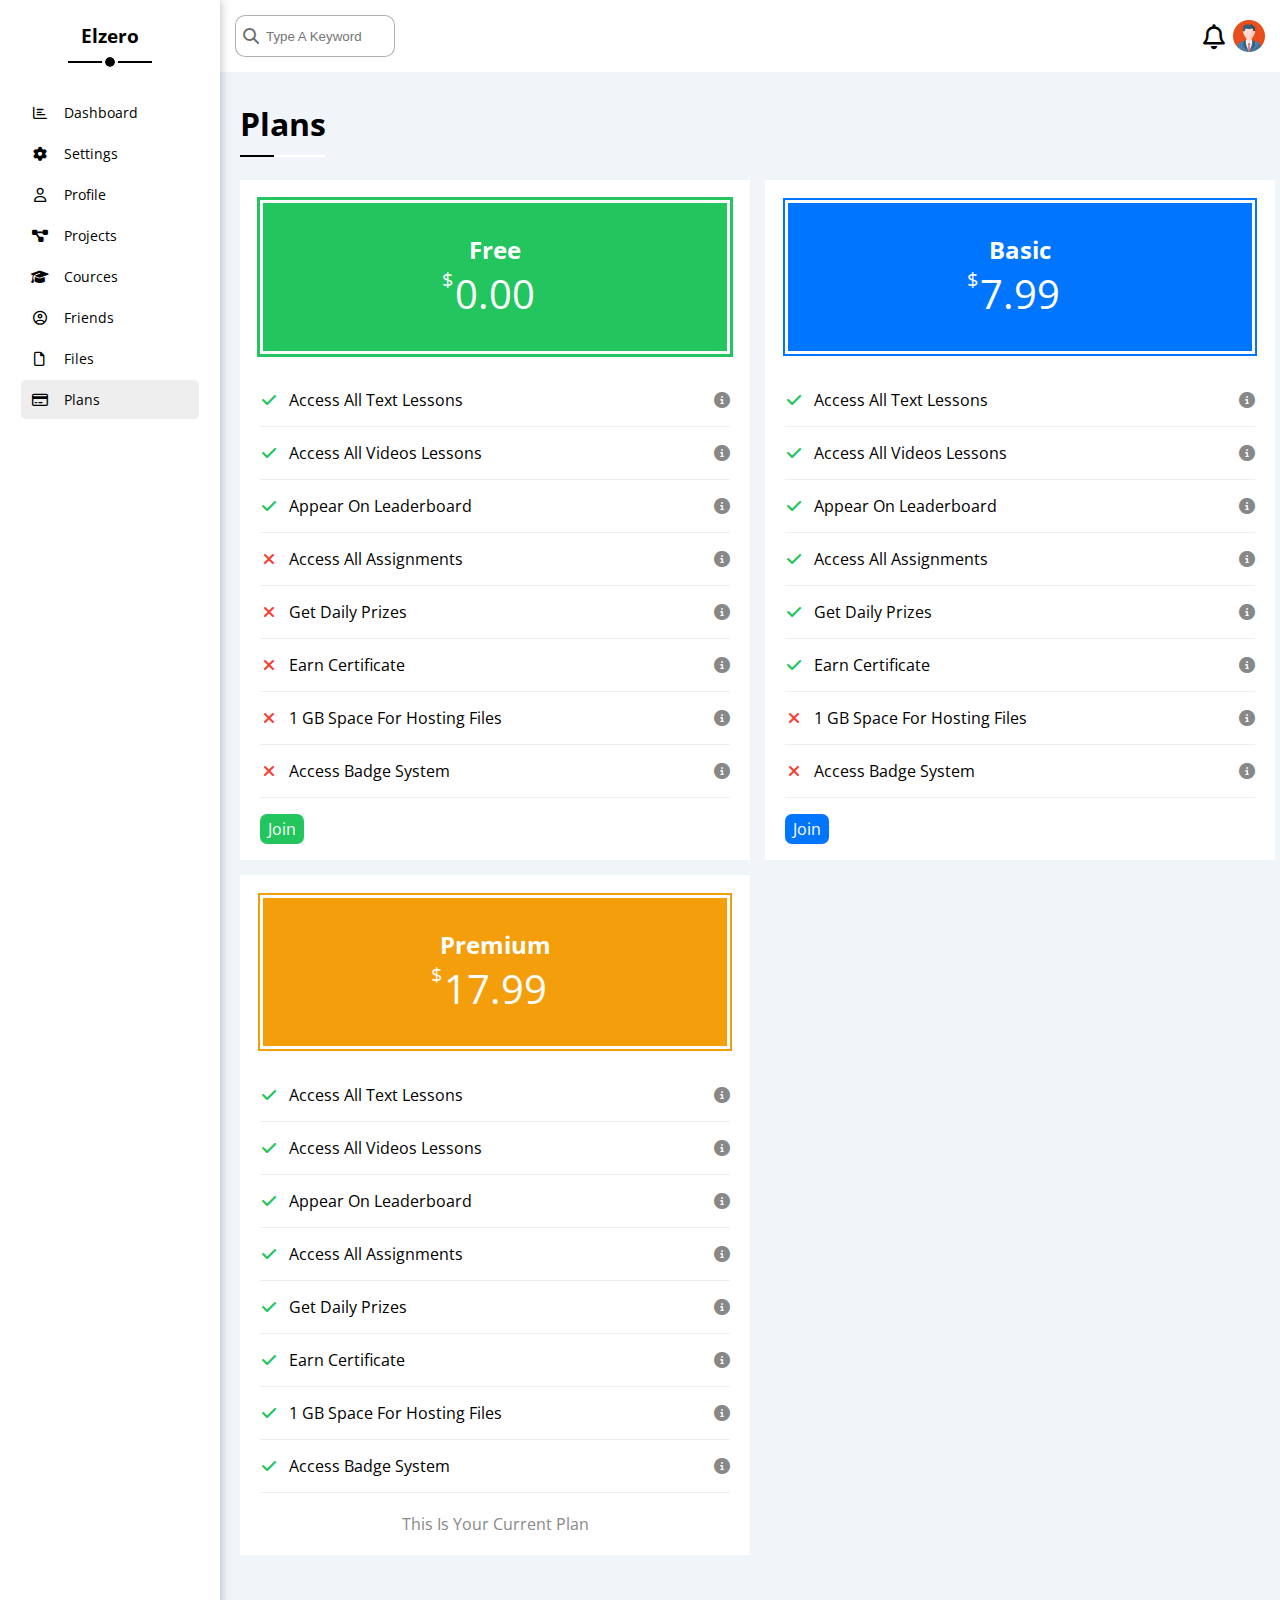
<file: plans.html>
<!DOCTYPE html>
<html lang="en">
<head>
    <meta charset="UTF-8">
    <meta http-equiv="X-UA-Compatible" content="IE=edge">
    <meta name="viewport" content="width=device-width, initial-scale=1.0">
    <link rel="stylesheet" href="css/all.min.css">
    <link rel="preconnect" href="https://fonts.googleapis.com" />
    <link rel="preconnect" href="https://fonts.gstatic.com" crossorigin />
    <link href="https://fonts.googleapis.com/css2?family=Open+Sans:wght@300;500&#038;display=swap" rel="stylesheet" />
    <link rel="stylesheet" href="css/base.css">
    <link rel="stylesheet" href="css/main7.css">
    <title>Plans</title>
</head>
<body>
    <nav>
        <div class="container">
            <h3>Elzero</h3>
            <ul></i>
                <li><a href="index.html"><i class="fa-regular fa-chart-bar fa-fw"></i><p>Dashboard</p></a></li>
                <li><a href="setting.html"><i class="fa-solid fa-gear fa-fw"></i><p>Settings</p></a></li>
                <li><a href="profile.html"><i class="fa-regular fa-user fa-fw"></i><p>Profile</p></a></li>
                <li><a href="projects.html"><i class="fa-solid fa-diagram-project fa-fw"></i><p>Projects</p></a></li>
                <li><a href="cources.html"><i class="fa-solid fa-graduation-cap fa-fw"></i><p>Cources</p></a></li>
                <li><a href="friends.html"><i class="fa-regular fa-circle-user fa-fw"></i><p>Friends</p></a></li>
                <li><a href="files.html"><i class="fa-regular fa-file fa-fw"></i><p>Files</p></a></li>
                <li><a href="plans.html"><i class="fa-regular fa-credit-card fa-fw"></i><p>Plans</p></a></li>
            </ul>
        </div>
    </nav>
    <div class="main">
        <div class="main-head">
            <div class="serach">
                <i class="fa-sharp fa-solid fa-magnifying-glass s-icon"></i>
                <input type="search" placeholder="Type A Keyword">
            </div>
            <div class="rech">
                <i class="fa-regular fa-bell"></i>
                <img src="images/profile.png" alt="">
            </div>
        </div>
        <div class="Dashboard">
            <div class="header">
                <h1>Plans</h1>
            </div>
            <div class="container">
                <div class="box free">
                    <div class="head">
                        <h2>Free</h2>
                        <h1 class="price">0.00</h1>
                    </div>
                    <ul class="featurs">
                        <li>
                            <i class="fa-solid fa-check fa-fw yes"></i>
                            <div class="cont">
                                <p>Access All Text Lessons</p>
                                <a href="#"><i class="fa-solid fa-circle-info help"></i></a>
                            </div>
                        </li>
                        <li>
                            <i class="fa-solid fa-check fa-fw yes"></i>
                            <div class="cont">
                                <p>Access All Videos Lessons</p>
                                <a href="#"><i class="fa-solid fa-circle-info help"></i></a>
                            </div>
                        </li>
                        <li>
                            <i class="fa-solid fa-check fa-fw yes"></i>
                            <div class="cont">
                                <p>Appear On Leaderboard</p>
                                <a href="#"><i class="fa-solid fa-circle-info help"></i></a>
                            </div>
                        </li>
                        <li>
                            <i class="fa-solid fa-xmark fa-fw no"></i>
                            <div class="cont">
                                <p>Access All Assignments</p>
                                <a href="#"><i class="fa-solid fa-circle-info help"></i></a>
                            </div>
                        </li>
                        <li>
                            <i class="fa-solid fa-xmark fa-fw no"></i>
                            <div class="cont">
                                <p>Get Daily Prizes</p>
                                <a href="#"><i class="fa-solid fa-circle-info help"></i></a>
                            </div>
                        </li>
                        <li>
                            <i class="fa-solid fa-xmark fa-fw no"></i>
                            <div class="cont">
                                <p>Earn Certificate</p>
                                <a href="#"><i class="fa-solid fa-circle-info help"></i></a>
                            </div>
                        </li>
                        <li>
                            <i class="fa-solid fa-xmark fa-fw no"></i>
                            <div class="cont">
                                <p>1 GB Space For Hosting Files</p>
                                <a href="#"><i class="fa-solid fa-circle-info help"></i></a>
                            </div>
                        </li>
                        <li>
                            <i class="fa-solid fa-xmark fa-fw no"></i>
                            <div class="cont">
                                <p>Access Badge System</p>
                                <a href="#"><i class="fa-solid fa-circle-info help"></i></a>
                            </div>
                        </li>
                    </ul>
                    <a class="confirm">Join</a>
                </div>
                <div class="box basic">
                    <div class="head">
                        <h2>Basic</h2>
                        <h1 class="price">7.99</h1>
                    </div>
                    <ul class="featurs">
                        <li>
                            <i class="fa-solid fa-check fa-fw yes"></i>
                            <div class="cont">
                                <p>Access All Text Lessons</p>
                                <a href="#"><i class="fa-solid fa-circle-info help"></i></a>
                            </div>
                        </li>
                        <li>
                            <i class="fa-solid fa-check fa-fw yes"></i>
                            <div class="cont">
                                <p>Access All Videos Lessons</p>
                                <a href="#"><i class="fa-solid fa-circle-info help"></i></a>
                            </div>
                        </li>
                        <li>
                            <i class="fa-solid fa-check fa-fw yes"></i>
                            <div class="cont">
                                <p>Appear On Leaderboard</p>
                                <a href="#"><i class="fa-solid fa-circle-info help"></i></a>
                            </div>
                        </li>
                        <li>
                            <i class="fa-solid fa-check fa-fw yes"></i>
                            <div class="cont">
                                <p>Access All Assignments</p>
                                <a href="#"><i class="fa-solid fa-circle-info help"></i></a>
                            </div>
                        </li>
                        <li>
                            <i class="fa-solid fa-check fa-fw yes"></i>
                            <div class="cont">
                                <p>Get Daily Prizes</p>
                                <a href="#"><i class="fa-solid fa-circle-info help"></i></a>
                            </div>
                        </li>
                        <li>
                            <i class="fa-solid fa-check fa-fw yes"></i>
                            <div class="cont">
                                <p>Earn Certificate</p>
                                <a href="#"><i class="fa-solid fa-circle-info help"></i></a>
                            </div>
                        </li>
                        <li>
                            <i class="fa-solid fa-xmark fa-fw no"></i>
                            <div class="cont">
                                <p>1 GB Space For Hosting Files</p>
                                <a href="#"><i class="fa-solid fa-circle-info help"></i></a>
                            </div>
                        </li>
                        <li>
                            <i class="fa-solid fa-xmark fa-fw no"></i>
                            <div class="cont">
                                <p>Access Badge System</p>
                                <a href="#"><i class="fa-solid fa-circle-info help"></i></a>
                            </div>
                        </li>
                    </ul>
                    <a class="confirm">Join</a>
                </div>
                <div class="box premium">
                    <div class="head">
                        <h2>Premium</h2>
                        <h1 class="price">17.99</h1>
                    </div>
                    <ul class="featurs">
                        <li>
                            <i class="fa-solid fa-check fa-fw yes"></i>
                            <div class="cont">
                                <p>Access All Text Lessons</p>
                                <a href="#"><i class="fa-solid fa-circle-info help"></i></a>
                            </div>
                        </li>
                        <li>
                            <i class="fa-solid fa-check fa-fw yes"></i>
                            <div class="cont">
                                <p>Access All Videos Lessons</p>
                                <a href="#"><i class="fa-solid fa-circle-info help"></i></a>
                            </div>
                        </li>
                        <li>
                            <i class="fa-solid fa-check fa-fw yes"></i>
                            <div class="cont">
                                <p>Appear On Leaderboard</p>
                                <a href="#"><i class="fa-solid fa-circle-info help"></i></a>
                            </div>
                        </li>
                        <li>
                            <i class="fa-solid fa-check fa-fw yes"></i>
                            <div class="cont">
                                <p>Access All Assignments</p>
                                <a href="#"><i class="fa-solid fa-circle-info help"></i></a>
                            </div>
                        </li>
                        <li>
                            <i class="fa-solid fa-check fa-fw yes"></i>
                            <div class="cont">
                                <p>Get Daily Prizes</p>
                                <a href="#"><i class="fa-solid fa-circle-info help"></i></a>
                            </div>
                        </li>
                        <li>
                            <i class="fa-solid fa-check fa-fw yes"></i>
                            <div class="cont">
                                <p>Earn Certificate</p>
                                <a href="#"><i class="fa-solid fa-circle-info help"></i></a>
                            </div>
                        </li>
                        <li>
                            <i class="fa-solid fa-check fa-fw yes"></i>
                            <div class="cont">
                                <p>1 GB Space For Hosting Files</p>
                                <a href="#"><i class="fa-solid fa-circle-info help"></i></a>
                            </div>
                        </li>
                        <li>
                            <i class="fa-solid fa-check fa-fw yes"></i>
                            <div class="cont">
                                <p>Access Badge System</p>
                                <a href="#"><i class="fa-solid fa-circle-info help"></i></a>
                            </div>
                        </li>
                    </ul>
                    <p class="c-m">This Is Your Current Plan</p>
                </div>
            </div>
        </div>
    </div>
</body>
</html>
</file>
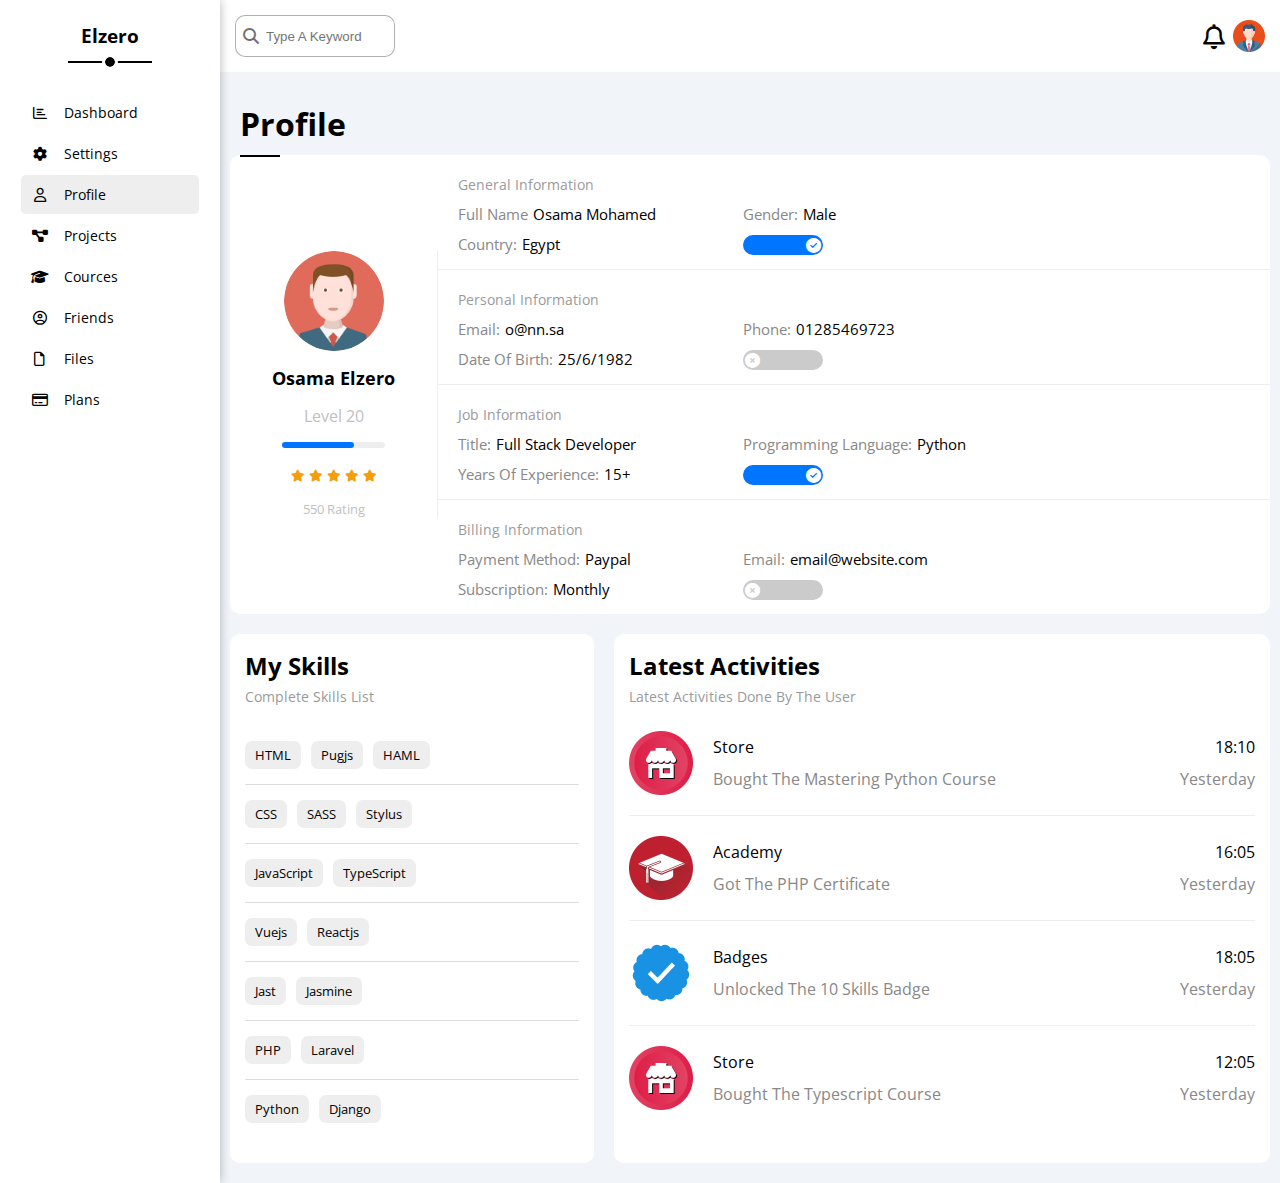
<file: profile.html>
<!DOCTYPE html>
<html lang="en">
<head>
    <meta charset="UTF-8">
    <meta http-equiv="X-UA-Compatible" content="IE=edge">
    <meta name="viewport" content="width=device-width, initial-scale=1.0">
    <link rel="stylesheet" href="css/all.min.css">
    <link rel="preconnect" href="https://fonts.googleapis.com" />
    <link rel="preconnect" href="https://fonts.gstatic.com" crossorigin />
    <link href="https://fonts.googleapis.com/css2?family=Open+Sans:wght@300;500&#038;display=swap" rel="stylesheet" />
    <link rel="stylesheet" href="css/base.css">
    <link rel="stylesheet" href="css/main2.css">
    <title>Profile</title>
</head>
<body>
    <nav>
        <div class="container">
            <h3>Elzero</h3>
            <ul></i>
                <li><a href="index.html"><i class="fa-regular fa-chart-bar fa-fw"></i><p>Dashboard</p></a></li>
                <li><a href="setting.html"><i class="fa-solid fa-gear fa-fw"></i><p>Settings</p></a></li>
                <li><a href="profile.html"><i class="fa-regular fa-user fa-fw"></i><p>Profile</p></a></li>
                <li><a href="projects.html"><i class="fa-solid fa-diagram-project fa-fw"></i><p>Projects</p></a></li>
                <li><a href="cources.html"><i class="fa-solid fa-graduation-cap fa-fw"></i><p>Cources</p></a></li>
                <li><a href="friends.html"><i class="fa-regular fa-circle-user fa-fw"></i><p>Friends</p></a></li>
                <li><a href="files.html"><i class="fa-regular fa-file fa-fw"></i><p>Files</p></a></li>
                <li><a href="plans.html"><i class="fa-regular fa-credit-card fa-fw"></i><p>Plans</p></a></li>
            </ul>
        </div>
    </nav>
    <div class="main">
        <div class="main-head">
            <div class="serach">
                <i class="fa-sharp fa-solid fa-magnifying-glass s-icon"></i>
                <input type="search" placeholder="Type A Keyword">
            </div>
            <div class="rech">
                <i class="fa-regular fa-bell"></i>
                <img src="images/profile.png" alt="">
            </div>
        </div>
        <div class="Dashboard">
            <div class="header">
                <h1>Profile</h1>
            </div>
            <div class="container">
                <div class="box pro">
                    <div class="avatar">
                        <div class="av-container">
                            <img src="images/avatar.png" alt="">
                            <h2>Osama Elzero</h2>
                            <p>Level 20</p>
                            <div class="lev"></div>
                            <div class="stars">
                                <i class="fa-solid fa-star c-orange fs-13"></i>
                                <i class="fa-solid fa-star c-orange fs-13"></i>
                                <i class="fa-solid fa-star c-orange fs-13"></i>
                                <i class="fa-solid fa-star c-orange fs-13"></i>
                                <i class="fa-solid fa-star c-orange fs-13"></i>
                            </div>
                            <p class="rate">550 Rating</p>
                        </div>
                    </div>
                    <div class="info">
                        <div class="i-b g-i">
                            <div class="i-container">
                                <header>
                                    <p>General Information</p>
                                </header>
                                <div class="content">
                                    <div class="text">
                                        <p>Full Name</p><p>Osama Mohamed</p>
                                    </div>
                                    <div class="text">
                                        <p>Gender:</p><p>Male</p>
                                    </div>
                                    <div class="text">
                                        <p>Country:</p><p>Egypt</p>
                                    </div>
                                    <label class="f-l">
                                        <input class="check" type="checkbox" name="" id="" checked>
                                        <span>
                                            <i class="fa-solid fa-circle-xmark w"></i>
                                        </span>
                                    </label>
                                </div>
                            </div>
                        </div>
                        <div class="i-b g-i">
                            <div class="i-container">
                                <header>
                                    <p>Personal Information</p>
                                </header>
                                <div class="content">
                                    <div class="text">
                                        <p>Email: </p><p>o@nn.sa</p>
                                    </div>
                                    <div class="text">
                                        <p>Phone:</p><p>01285469723</p>
                                    </div>
                                    <div class="text">
                                        <p>Date Of Birth:</p><p>25/6/1982</p>
                                    </div>
                                    <label class="f-l">
                                        <input class="check" type="checkbox" name="" id="">
                                        <span>
                                            <i class="fa-solid fa-circle-xmark w"></i>
                                        </span>
                                    </label>
                                </div>
                            </div>
                        </div>
                        <div class="i-b g-i">
                            <div class="i-container">
                                <header>
                                    <p>Job Information</p>
                                </header>
                                <div class="content">
                                    <div class="text">
                                        <p>Title: </p><p> Full Stack Developer</p>
                                    </div>
                                    <div class="text">
                                        <p>Programming Language:</p><p>Python</p>
                                    </div>
                                    <div class="text">
                                        <p>Years Of Experience: </p><p>15+</p>
                                    </div>
                                    <label class="f-l">
                                        <input class="check" type="checkbox" name="" id="" checked>
                                        <span>
                                            <i class="fa-solid fa-circle-xmark w"></i>
                                        </span>
                                    </label>
                                </div>
                            </div>
                        </div>
                        <div class="i-b g-i">
                            <div class="i-container">
                                <header>
                                    <p>Billing Information</p>
                                </header>
                                <div class="content">
                                    <div class="text">
                                        <p>Payment Method: </p><p>Paypal</p>
                                    </div>
                                    <div class="text">
                                        <p>Email:</p><p> email@website.com</p>
                                    </div>
                                    <div class="text">
                                        <p>Subscription: </p><p>Monthly</p>
                                    </div>
                                    <label class="f-l">
                                        <input class="check" type="checkbox" name="" id="">
                                        <span>
                                            <i class="fa-solid fa-circle-xmark w"></i>
                                        </span>
                                    </label>
                                </div>
                            </div>
                        </div>
                    </div>
                </div>
                <div class="box skills">
                    <header>
                        <h2>My Skills</h2>
                        <p>Complete Skills List</p>
                    </header>
                    <div class="content">
                        <ul>
                            <li><span>HTML</span><span>Pugjs</span><span>HAML</span></li>
                            <li><span>CSS</span><span>SASS</span><span>Stylus</span></li>
                            <li><span>JavaScript</span><span>TypeScript</span></li>
                            <li><span>Vuejs</span><span>Reactjs</span></li>
                            <li><span>Jast</span><span>Jasmine</span></li>
                            <li><span>PHP</span><span>Laravel</span></li>
                            <li><span>Python</span><span>Django</span></li>
                        </ul>
                    </div>
                </div>
                <div class="box l-a">
                    <header>
                        <h2>Latest Activities</h2>
                        <p>Latest Activities Done By The User</p>
                    </header>
                    <div class="content">
                        <ul>
                            <li>
                                <img src="images/activity-01.png" alt="">
                                <div class="a-c">
                                    <div class="a-i">
                                        <p>Store</p>
                                        <p>Bought The Mastering Python Course</p>
                                    </div>
                                    <div class="a-time">
                                        <p>18:10</p>
                                        <p>Yesterday</p>
                                    </div>
                                </div>
                            </li>
                            <li>
                                <img src="images/activity-02.png" alt="">
                                <div class="a-c">
                                    <div class="a-i">
                                        <p>Academy</p>
                                        <p>Got The PHP Certificate</p>
                                    </div>
                                    <div class="a-time">
                                        <p>16:05</p>
                                        <p>Yesterday</p>
                                    </div>
                                </div>
                            </li>
                            <li>
                                <img src="images/activity-03.png" alt="">
                                <div class="a-c">
                                    <div class="a-i">
                                        <p>Badges</p>
                                        <p>Unlocked The 10 Skills Badge</p>
                                    </div>
                                    <div class="a-time">
                                        <p>18:05</p>
                                        <p>Yesterday</p>
                                    </div>
                                </div>
                            </li>
                            <li>
                                <img src="images/activity-01.png" alt="">
                                <div class="a-c">
                                    <div class="a-i">
                                        <p>Store</p>
                                        <p>Bought The Typescript Course</p>
                                    </div>
                                    <div class="a-time">
                                        <p>12:05</p>
                                        <p>Yesterday</p>
                                    </div>
                                </div>
                            </li>
                        </ul>
                    </div>
                </div>
            </div>
        </div>
    </div>
</body>
</html>
</file>
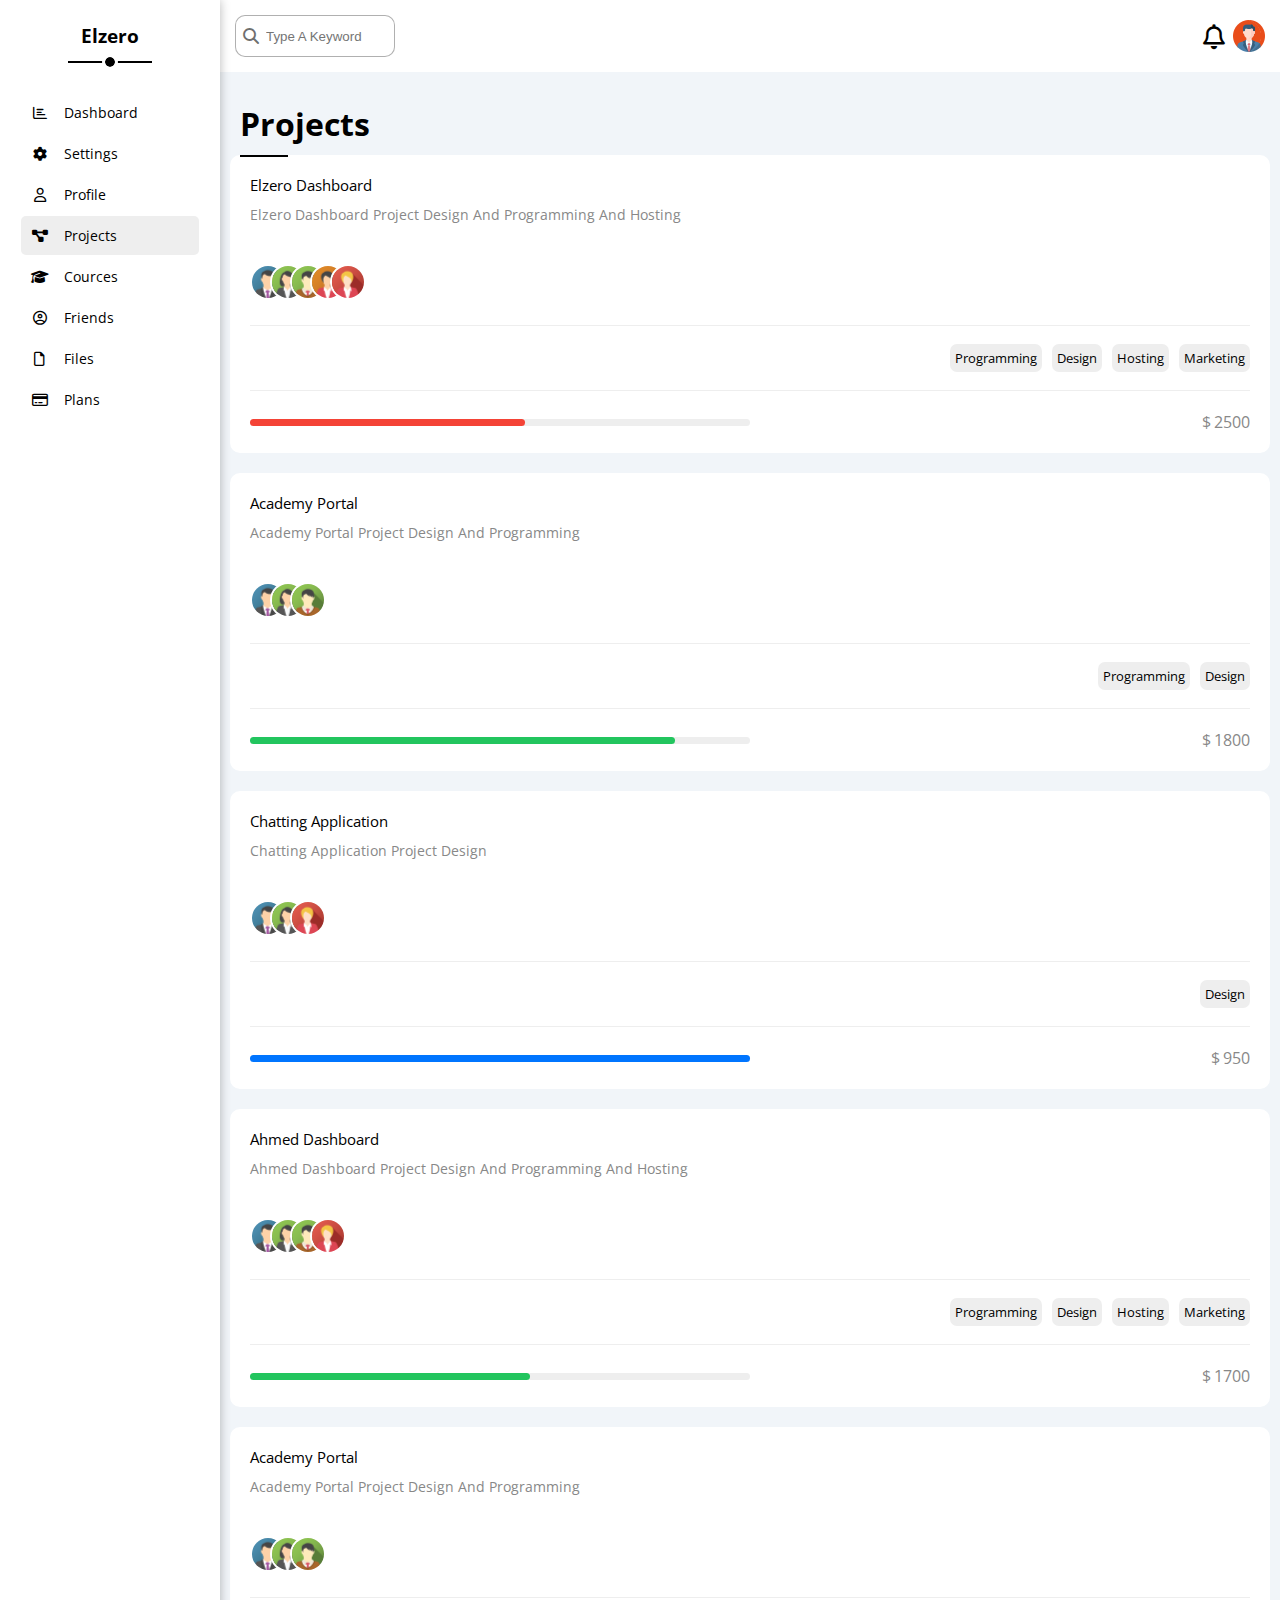
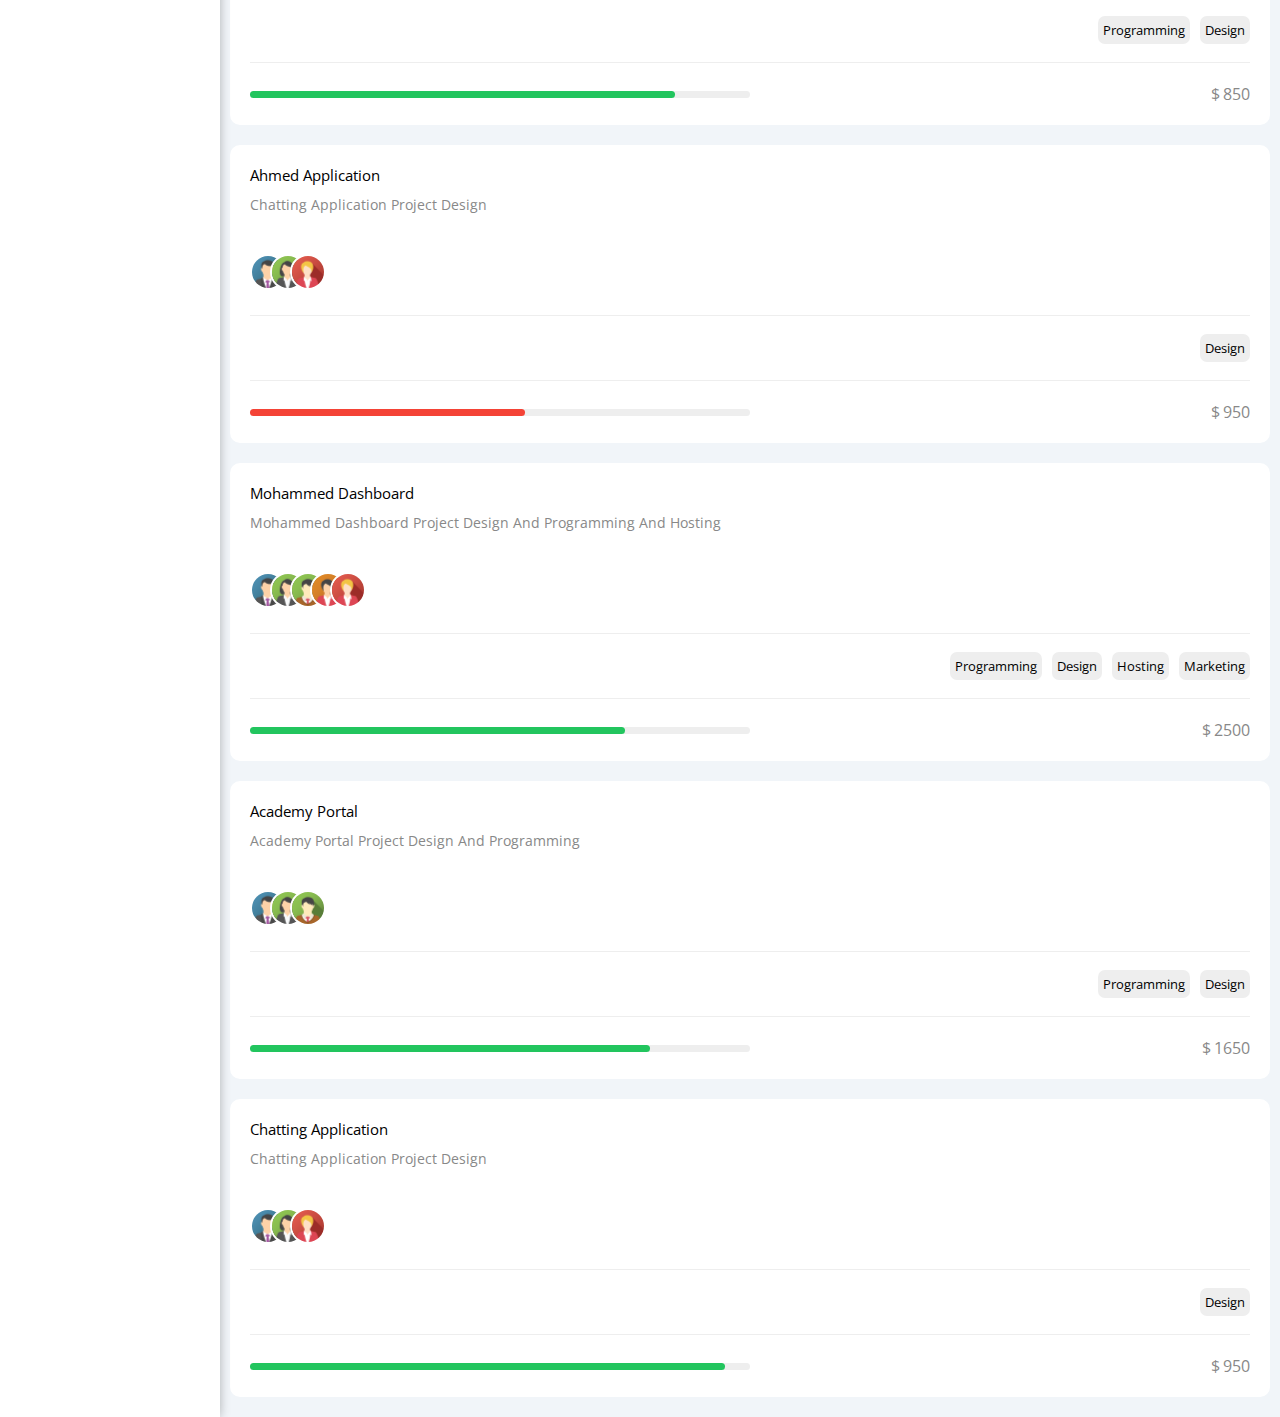
<file: projects.html>
<!DOCTYPE html>
<html lang="en">
<head>
    <meta charset="UTF-8">
    <meta http-equiv="X-UA-Compatible" content="IE=edge">
    <meta name="viewport" content="width=device-width, initial-scale=1.0">
    <link rel="stylesheet" href="css/all.min.css">
    <link rel="preconnect" href="https://fonts.googleapis.com" />
    <link rel="preconnect" href="https://fonts.gstatic.com" crossorigin />
    <link href="https://fonts.googleapis.com/css2?family=Open+Sans:wght@300;500&#038;display=swap" rel="stylesheet" />
    <link rel="stylesheet" href="css/base.css">
    <link rel="stylesheet" href="css/main3.css">
    <title>Projects</title>
</head>
<body>
    <nav>
        <div class="container">
            <h3>Elzero</h3>
            <ul></i>
                <li><a href="index.html"><i class="fa-regular fa-chart-bar fa-fw"></i><p>Dashboard</p></a></li>
                <li><a href="setting.html"><i class="fa-solid fa-gear fa-fw"></i><p>Settings</p></a></li>
                <li><a href="profile.html"><i class="fa-regular fa-user fa-fw"></i><p>Profile</p></a></li>
                <li><a href="projects.html"><i class="fa-solid fa-diagram-project fa-fw"></i><p>Projects</p></a></li>
                <li><a href="cources.html"><i class="fa-solid fa-graduation-cap fa-fw"></i><p>Cources</p></a></li>
                <li><a href="friends.html"><i class="fa-regular fa-circle-user fa-fw"></i><p>Friends</p></a></li>
                <li><a href="files.html"><i class="fa-regular fa-file fa-fw"></i><p>Files</p></a></li>
                <li><a href="plans.html"><i class="fa-regular fa-credit-card fa-fw"></i><p>Plans</p></a></li>
            </ul>
        </div>
    </nav>
    <div class="main">
        <div class="main-head">
            <div class="serach">
                <i class="fa-sharp fa-solid fa-magnifying-glass s-icon"></i>
                <input type="search" placeholder="Type A Keyword">
            </div>
            <div class="rech">
                <i class="fa-regular fa-bell"></i>
                <img src="images/profile.png" alt="">
            </div>
        </div>
        <div class="Dashboard">
            <div class="header">
                <h1>Projects</h1>
            </div>
            <div class="container">
                <div class="box e-d">
                    <header>
                        <h4>Elzero Dashboard</h4>
                        <p>Elzero Dashboard Project Design And Programming And Hosting</p>
                    </header>
                    <div class="peers">
                        <img src="images/team-01.png" alt="">
                        <img src="images/team-02.png" alt="">
                        <img src="images/team-03.png" alt="">
                        <img src="images/team-04.png" alt="">
                        <img src="images/team-05.png" alt="">
                    </div>
                    <div class="tags">
                        <span>Programming</span><span>Design</span><span>Hosting</span><span>Marketing</span>
                    </div>
                    <div class="success">
                        <div class="lev"></div>
                        <div class="m-l"> 2500</div>
                    </div>
                </div>
                <div class="box a-p">
                    <header>
                        <h4>Academy Portal</h4>
                        <p>Academy Portal Project Design And Programming</p>
                    </header>
                    <div class="peers">
                        <img src="images/team-01.png" alt="">
                        <img src="images/team-02.png" alt="">
                        <img src="images/team-03.png" alt="">
                    </div>
                    <div class="tags">
                        <span>Programming</span><span>Design</span>
                    </div>
                    <div class="success">
                        <div class="lev"></div>
                        <div class="m-l"> 1800</div>
                    </div>
                </div>
                <div class="box chat-app">
                    <header>
                        <h4>Chatting Application</h4>
                        <p>Chatting Application Project Design</p>
                    </header>
                    <div class="peers">
                        <img src="images/team-01.png" alt="">
                        <img src="images/team-02.png" alt="">
                        <img src="images/team-05.png" alt="">
                    </div>
                    <div class="tags">
                        <span>Design</span>
                    </div>
                    <div class="success">
                        <div class="lev"></div>
                        <div class="m-l"> 950</div>
                    </div>
                </div>
                <div class="box a-d">
                    <header>
                        <h4>Ahmed Dashboard</h4>
                        <p>Ahmed Dashboard Project Design And Programming And Hosting</p>
                    </header>
                    <div class="peers">
                        <img src="images/team-01.png" alt="">
                        <img src="images/team-02.png" alt="">
                        <img src="images/team-03.png" alt="">
                        <img src="images/team-05.png" alt="">
                    </div>
                    <div class="tags">
                        <span>Programming</span><span>Design</span><span>Hosting</span><span>Marketing</span>
                    </div>
                    <div class="success">
                        <div class="lev"></div>
                        <div class="m-l"> 1700</div>
                    </div>
                </div>
                <div class="box a-p">
                    <header>
                        <h4>Academy Portal</h4>
                        <p>Academy Portal Project Design And Programming</p>
                    </header>
                    <div class="peers">
                        <img src="images/team-01.png" alt="">
                        <img src="images/team-02.png" alt="">
                        <img src="images/team-03.png" alt="">
                    </div>
                    <div class="tags">
                        <span>Programming</span><span>Design</span>
                    </div>
                    <div class="success">
                        <div class="lev"></div>
                        <div class="m-l"> 850</div>
                    </div>
                </div>
                <div class="box m-app">
                    <header>
                        <h4>Ahmed Application</h4>
                        <p>Chatting Application Project Design</p>
                    </header>
                    <div class="peers">
                        <img src="images/team-01.png" alt="">
                        <img src="images/team-02.png" alt="">
                        <img src="images/team-05.png" alt="">
                    </div>
                    <div class="tags">
                        <span>Design</span>
                    </div>
                    <div class="success">
                        <div class="lev"></div>
                        <div class="m-l"> 950</div>
                    </div>
                </div>
                <div class="box m-d">
                    <header>
                        <h4>Mohammed Dashboard</h4>
                        <p>Mohammed Dashboard Project Design And Programming And Hosting</p>
                    </header>
                    <div class="peers">
                        <img src="images/team-01.png" alt="">
                        <img src="images/team-02.png" alt="">
                        <img src="images/team-03.png" alt="">
                        <img src="images/team-04.png" alt="">
                        <img src="images/team-05.png" alt="">
                    </div>
                    <div class="tags">
                        <span>Programming</span><span>Design</span><span>Hosting</span><span>Marketing</span>
                    </div>
                    <div class="success">
                        <div class="lev"></div>
                        <div class="m-l"> 2500</div>
                    </div>
                </div>
                <div class="box m-p">
                    <header>
                        <h4>Academy Portal</h4>
                        <p>Academy Portal Project Design And Programming</p>
                    </header>
                    <div class="peers">
                        <img src="images/team-01.png" alt="">
                        <img src="images/team-02.png" alt="">
                        <img src="images/team-03.png" alt="">
                    </div>
                    <div class="tags">
                        <span>Programming</span><span>Design</span>
                    </div>
                    <div class="success">
                        <div class="lev"></div>
                        <div class="m-l"> 1650</div>
                    </div>
                </div>
                <div class="box chat-app">
                    <header>
                        <h4>Chatting Application</h4>
                        <p>Chatting Application Project Design</p>
                    </header>
                    <div class="peers">
                        <img src="images/team-01.png" alt="">
                        <img src="images/team-02.png" alt="">
                        <img src="images/team-05.png" alt="">
                    </div>
                    <div class="tags">
                        <span>Design</span>
                    </div>
                    <div class="success">
                        <div class="lev"></div>
                        <div class="m-l"> 950</div>
                    </div>
                </div>
            </div>
        </div>
    </div>
</body>
</html>
</file>
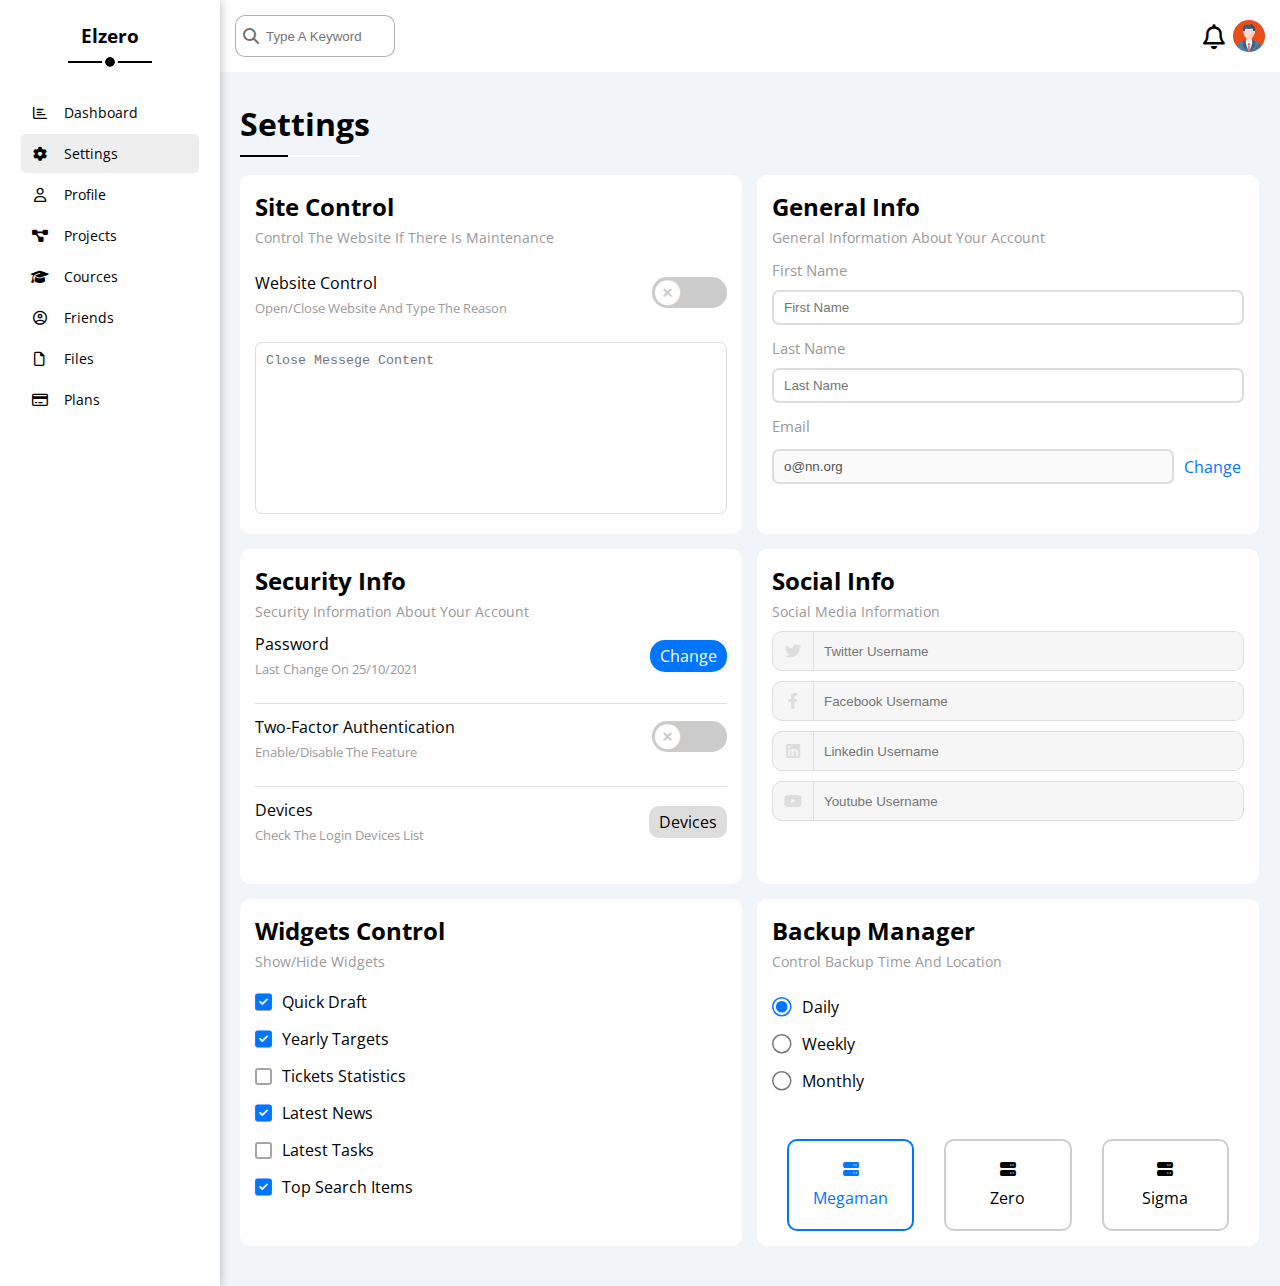
<file: setting.html>
<!DOCTYPE html>
<html lang="en">
<head>
    <meta charset="UTF-8">
    <meta http-equiv="X-UA-Compatible" content="IE=edge">
    <meta name="viewport" content="width=device-width, initial-scale=1.0">
    <link rel="stylesheet" href="css/all.min.css">
    <link rel="preconnect" href="https://fonts.googleapis.com" />
    <link rel="preconnect" href="https://fonts.gstatic.com" crossorigin />
    <link href="https://fonts.googleapis.com/css2?family=Open+Sans:wght@300;500&#038;display=swap" rel="stylesheet" />
    <link rel="stylesheet" href="css/base.css">
    <link rel="stylesheet" href="css/main1.css">
    <title>Settings</title>
</head>
<body>
    <nav>
        <div class="container">
            <h3>Elzero</h3>
            <ul></i>
                <li><a href="index.html"><i class="fa-regular fa-chart-bar fa-fw"></i><p>Dashboard</p></a></li>
                <li><a href="setting.html"><i class="fa-solid fa-gear fa-fw"></i><p>Settings</p></a></li>
                <li><a href="profile.html"><i class="fa-regular fa-user fa-fw"></i><p>Profile</p></a></li>
                <li><a href="projects.html"><i class="fa-solid fa-diagram-project fa-fw"></i><p>Projects</p></a></li>
                <li><a href="cources.html"><i class="fa-solid fa-graduation-cap fa-fw"></i><p>Cources</p></a></li>
                <li><a href="friends.html"><i class="fa-regular fa-circle-user fa-fw"></i><p>Friends</p></a></li>
                <li><a href="files.html"><i class="fa-regular fa-file fa-fw"></i><p>Files</p></a></li>
                <li><a href="plans.html"><i class="fa-regular fa-credit-card fa-fw"></i><p>Plans</p></a></li>
            </ul>
        </div>
    </nav>
    <div class="main">
        <div class="main-head">
            <div class="serach">
                <i class="fa-sharp fa-solid fa-magnifying-glass s-icon"></i>
                <input type="search" placeholder="Type A Keyword">
            </div>
            <div class="rech">
                <i class="fa-regular fa-bell"></i>
                <img src="images/profile.png" alt="">
            </div>
        </div>
        <div class="Dashboard">
            <div class="header">
                <h1>Settings</h1>
            </div>
            <div class="container">
                <div class="box s-c">
                    <header>
                        <h2>Site Control</h2>
                        <p>Control The Website If There Is Maintenance</p>
                    </header>
                    <div class="w-c">
                        <div class="text">
                            <h4>Website Control</h4>
                            <p>Open/Close Website And Type The Reason</p>
                        </div>
                        <label class="ch-t">
                            <input class="check" type="checkbox" name="" id="">
                            <span>
                                <i class="fa-solid fa-circle-xmark w"></i>
                            </span>
                        </label>
                    </div>
                    <textarea name="" id="" cols="30" rows="10" placeholder="Close Messege Content"></textarea>
                </div>
                <div class="box g-i">
                    <header>
                        <h2>General Info</h2>
                        <p>General Information About Your Account</p>
                    </header>
                    <form action="">
                        <div class="i">
                            <p>First Name</p>
                            <input  class="f-n" type="text" placeholder="First Name">
                        </div>
                        <div class="i">
                            <p>Last Name</p>
                            <input class="l-n" type="text" placeholder="Last Name">
                        </div>
                        <div class="e-i">
                            <p>Email</p>
                            <div class="input">
                                <input class="e" type="email" value="o@nn.org" disabled>
                                <a href="">Change</a>
                            </div>
                            
                        </div>
                    </form>
                </div>
                <div class="box s-i">
                    <header>
                        <h2>Security Info</h2>
                        <p>Security Information About Your Account</p>
                    </header>
                    <div class="content">
                        <div class="s-c p-ch">
                            <div class="text">
                                <h4>Password</h4>
                                <p>Last Change On 25/10/2021</p>
                            </div>
                            <a href="">Change</a>
                        </div>
                        <div class="s-c f-e">
                            <div class="text">
                                <h4>Two-Factor Authentication</h4>
                                <p>Enable/Disable The Feature</p>
                            </div>
                            <label class="f-l">
                                <input class="check" type="checkbox" name="" id="">
                                <span>
                                    <i class="fa-solid fa-circle-xmark w"></i>
                                    <i class="fa-solid fa-circle-check r"></i>
                                </span>
                            </label>
                        </div>
                        <div class="s-c d">
                            <div class="text">
                                <h4>Devices</h4>
                                <p>Check The Login Devices List</p>
                            </div>
                            <a href="">Devices</a>
                        </div>
                    </div>
                </div>
                <div class="box social-info">
                    <header>
                        <h2>Social Info</h2>
                        <p>Social Media Information</p>
                    </header>
                    <div class="content">
                        <div class="s-box twitter-i">
                            <input type="text" name="T-username" id="" placeholder="Twitter Username">
                            <i class="fa-brands fa-twitter center-flex c-grey"></i>
                        </div>
                        
                        <div class="s-box facebook-i">
                            <input type="text" name="F-username" id=""  placeholder="Facebook Username">
                            <i class="fa-brands fa-facebook-f center-flex c-grey"></i>
                        </div>
                        
                        <div class="s-box linkedin-i">
                            <input type="text" name="L-username" id=""  placeholder="Linkedin Username">
                            <i class="fa-brands fa-linkedin center-flex c-grey"></i>
                        </div>
                        
                        <div class="s-box youtube-i">
                            <input type="text" name="Y-username" id=""  placeholder="Youtube Username">
                            <i class="fa-brands fa-youtube center-flex c-grey"></i>
                        </div>
                        
                    </div>
                </div>
                <div class="box w-c">
                    <header>
                        <h2>Widgets Control</h2>
                        <p>Show/Hide Widgets</p>
                    </header>
                    <div class="content">
                        <ul>
                            <li>
                                <input type="checkbox" id="1" name="" id="" checked>
                                <div class="checkmark"><i class="fa-solid fa-square-check"></i></div>
                                <label for="1">Quick Draft</label>
                            </li>
                            <li>
                                <input type="checkbox" id="2" name="" id="" checked>
                                <div class="checkmark"><i class="fa-solid fa-square-check"></i></div>
                                <label for="2">Yearly Targets</label>
                            </li>
                            <li>
                                <input type="checkbox" id="3" name="" id="">
                                <div class="checkmark"><i class="fa-solid fa-square-check"></i></div>
                                <label for="3">Tickets Statistics</label>
                            </li>
                            <li>
                                <input type="checkbox" id="4" name="" id="" checked>
                                <div class="checkmark"><i class="fa-solid fa-square-check"></i></div>
                                <label for="4">Latest News</label>
                            </li>
                            <li>
                                <input type="checkbox" id="5" name="" id="">
                                <div class="checkmark"><i class="fa-solid fa-square-check"></i></div>
                                <label for="5">Latest Tasks</label>
                            </li>
                            <li>
                                <input type="checkbox" id="6" name="" checked>
                                <div class="checkmark"><i class="fa-solid fa-square-check"></i></div>
                                <label for="6">Top Search Items</label>
                            </li>
                        </ul>
                    </div>
                </div>
                <div class="box b-m">
                    <header>
                        <h2>Backup Manager</h2>
                        <p>Control Backup Time And Location</p>
                    </header>
                    <div class="content">
                        <div class="r-i">
                            <div>
                                <input type="radio" name="b-m" id="7" value="d" checked>
                                <label for="7">Daily</label>
                            </div>
                            <div>
                                <input type="radio" name="b-m" id="8" value="w">
                                <label for="8">Weekly</label>
                            </div>
                            <div>
                                <input type="radio" name="b-m" id="9" value="m">
                                <label for="9">Monthly</label>
                            </div>
                        </div>
                        <div class="a-m">
                            <div>
                                <input type="radio" id="megaman" name="b-location" checked>
                                <label for="megaman"><i class="fa-solid fa-server d-block mb-10"></i><p>Megaman</p></label>
                            </div>
                            <div>
                                <input type="radio" id="Zero" name="b-location">
                                <label for="Zero"><i class="fa-solid fa-server d-block mb-10"></i><p>Zero</p></label>
                            </div>
                            <div>
                                <input type="radio" id="Sigma" name="b-location">
                                <label for="Sigma"><i class="fa-solid fa-server d-block mb-10"></i><p>Sigma</p></label>
                            </div>
                        </div>
                    </div>
                </div>
            </div>
        </div>
    </div>
</body>
</html>
</file>
<file: css/main.css>
nav ul li:nth-of-type(1){
    background-color:#eee ;
}
@media(max-width:350px){
    .Dashboard .container .target .t .icon{
        display: none;
    }
    .social .content ul li .f-l{
        flex-direction: column;
        text-align: center;
        font-size: 12px;
    }
    .Dashboard .container .social .content ul li{
        gap: 0;
    }
}

.Dashboard .container{
    padding: 20px 10px;
    display: grid;
    grid-template-columns: repeat(3,minmax( calc(100% / 3 - 15px) , 1fr));
    gap: 15px;
}
@media (max-width: 1699px){
    .Dashboard .container{
        grid-template-columns: repeat(2,calc(100% / 2));
    }
}
@media (max-width: 1200px){
    .Dashboard .container{
        grid-template-columns: minmax(150px,1fr);
    }
}
@media (max-width: 350px){
    .Dashboard{
        padding: 0;
    }
    .Dashboard .container{
        padding: 20px 0;
    }
    .Dashboard .container .l-up .content ul li img{
        width: 32px;
    }
    .Dashboard .container .l-up .content ul li .text{
        font-size: 13px;
    }
    .Dashboard .container .l-up .content ul li::after{
        display: none;
    }
}
.Dashboard .container .box{
    border-radius: 10px;
    background-color: white;
}
.Dashboard .container .box header{
    padding: 15px;
}
.Dashboard .container .box header p{
    color: #9a9a9a;
    margin: 5px 0;
    font-size: 15px;
}
.Dashboard .container .profile header{
    padding: 15px;
    padding-bottom: 45px;
    background-color: #eee;
    display: flex;
    justify-content: space-between;
    position: relative;
    border-radius: 10px 10px 0 0;
}
.Dashboard .container .profile header::after{
    content: url(../images/profile1.png);
    position: absolute;
    left: 0;
    bottom: 0;
    transform: translate(100%,50%);
    border: 5px solid white;
    border-radius: 50%;
}
@media (max-width: 768px){
    .Dashboard .container .profile header::after{
        left: 50%;
        transform: translate(-50%, 50%);
    }
    .Dashboard .container .profile header img{
        display: none;
    }
    .Dashboard .container .profile header .text{
        text-align: center;
    }
    .main .Dashboard .container .profile .info{
        grid-template-columns: 1fr;
        justify-content: center;
    }
    .main .Dashboard .container .statics .content{
        grid-template-columns: 1fr;
        justify-content: center;
    }
    .main .Dashboard .container .news {
        text-align: center;
    }
    .main .Dashboard .container .news .content .n{
        flex-direction: column;
        align-items: center;
        text-align: center;
        gap: 10px;
        padding-bottom: 50px;
    }
    .main .Dashboard .container .news .content .n::after{
        top: 86%;
        left: 50%;
        transform: translate(-50%, -50%);
    }
    .main .Dashboard .container .l-p .content .image{
        display: none;
    }
    .main .Dashboard .container .posts .content .t-p{
        text-align: center;
    }
    
}
.Dashboard .container .profile .info{
    padding: 10px 0;
    margin-top: 50px;
    display: grid;
    grid-template-columns: repeat(3,auto);
    justify-content: space-evenly;
    border: 2px solid;
    border-color: #eee transparent;
}
.Dashboard .container .profile .info div{
    text-align: center;
}
.Dashboard .container .profile .info h2{
    font-size: 15px;
    font-weight: normal;
    margin: 10px 0;
}
.Dashboard .container .profile .info p{
    font-size: 15px;
    color: #9a9a9a;
}
.foot{
    height: 100px;
    position: relative;
}
.Dashboard .container .profile .foot a{
    padding: 5px 10px;
    font-size: 15px;
    background-color: var(--blue-color);
    border-radius: 7px;
    color: white;
    display: block;
    width: fit-content;
    margin: 23px 0%;
    position: absolute;
    right: 15px;
}

.Dashboard .container .draft .d-f{
    display: flex;
    flex-wrap: wrap;
    width: calc(100% - 30px );
    margin: 0 auto;
    position: relative;
    justify-content: flex-end;
}
.Dashboard .container .draft .mes{
    padding: 10px 20px;
    background-color: #eee;
    width: 100%;
    border: none;
    border-radius: 7px;
}
.Dashboard .container .draft textarea {
    margin: 28px 0;
    padding: 20px;
    width: 100%;
    border-radius: 10px;
    border: none;
    background-color: #eee;
    resize: none;
}
.Dashboard .container .draft .d-f input[type="submit"]{
    padding: 5px 10px;
    background-color: var(--blue-color);
    border-radius: 7px;
    color: white;
    border: none;
    margin-bottom:25px;
}
.Dashboard .container .target .content{
    width: calc(100% - 30px);
    margin: 0 auto;
}
.Dashboard .container .target .t {
    display: flex;
    margin: 18px 0;

}
.Dashboard .container .target .t .icon{
    margin-right: 15px;
    padding: 30px;
    width: 85px;
    height: 80px;
    background-color:rgb(0 117 255 / 20%) ;
}
.fa-dollar-sign:before, .fa-dollar:before, .fa-usd:before {
    content: "\24";
    color: var(--blue-color);
}
.Dashboard .container .target .t .perc {
    width: 100%;
}
.Dashboard .container .target .t .perc span{
    display: inline-block;
    width: 100%;
    height: 4px;
    background-color: white;
    position: relative;
}
.Dashboard .container .target .t .perc span::before{
    content: "00%";
    font-size: 12px;
    padding: 5px;
    background-color: #eee;
    color: white;
    border-radius: 5px;
    position: absolute;
    top: 0;
    left: 0;
    transform: translateY(-138%);
}
.Dashboard .container .target .t .perc span::after{
    content: "";
    position: absolute;
    top: 0;
    left: 0;
    border: 10px solid;
    border-color: #eee transparent transparent transparent;
    transform: translateY(-55%);
}
.Dashboard .container .target .t .m span::after{
    border-color: var(--blue-color) transparent transparent transparent;
    left: calc(80% - 11px);
}
.Dashboard .container .target .t .p span::after{
    border-color: var(--orange-color) transparent transparent transparent;
    left: calc(55% - 11px);
}
.Dashboard .container .target .t .team span::after{
    border-color: var(--green-color) transparent transparent transparent;
    left: calc(75% - 11px);
}
.Dashboard .container .target .t .m span::before{
    content: "80%";
    background-color: var(--blue-color);
    left: calc(80% - 17px);
}
.Dashboard .container .target .t .p span::before{
    content: "55%";
    background-color: var(--orange-color);
    left: calc(55% - 17px);
}
.Dashboard .container .target .t .team span::before{
    content: "75%";
    background-color: var(--green-color);
    left: calc(75% - 17px);
}
.Dashboard .container .target .t .m span{
    background-image: linear-gradient(to right , var(--blue-color) 0%,var(--blue-color) 80% , rgb(0 117 255 / 20%) 80%,rgb(0 117 255 / 20%) 100%);
}
.Dashboard .container .target .t .p span{
    background-image: linear-gradient(to right , var(--orange-color) 0%,var(--orange-color) 55% , rgb(255 183 0 / 51%) 55%,rgb(255 183 0 / 51%) 100%);
}
.Dashboard .container .target .t .team span{
    background-image: linear-gradient(to right , var(--green-color) 0%,var(--green-color) 75% , rgba(98, 223, 106, 0.51) 75%,rgba(98, 223, 106, 0.51) 100%);
}
.Dashboard .container .target .t .p-icon{
    background-color:rgb(255 183 0 / 51%) ; 
}
.fa-code:before {
    content: "\f121";
    color: var(--orange-color);
}
.Dashboard .container .target .t .team-icon{
    background-color:rgba(98, 223, 106, 0.51) ; 
}
.fa-user1:before {
    content: "\f007";
    color: var(--green-color);
}
.Dashboard .container .target .t .perc p {
    color: var(--grey-color);
}
.Dashboard .container .target .t .perc h4 {
    margin: 7px 0;
}

.Dashboard .container .statics .content{
    padding: 15px;
    display: grid;
    grid-template-columns: repeat(2,auto);
    gap: 20px;
}
.Dashboard .container .statics .content div{
    text-align: center;
    border: 1px solid rgb(160, 160, 160);
    border-radius: 7px;
    padding: 15px;
}
.Dashboard .container .statics .content div h2{
    margin: 10px;
}
.c-orange:before {
    content: "\f022";
    color: var(--orange-color);
}
.c-blue{
    content: "\f110";
    color: var(--blue-color);
}
.c-green{
    color: var(--green-color);
}
.c-red{
    color: var(--red-color);
}

.Dashboard .container .news .content{
    padding: 15px;
}
.Dashboard .container .news .content .n{
    display: flex;
    border-bottom: 1px solid #eee;
    padding: 15px 0;
    position: relative;
}
.Dashboard .container .news .content .n::after{
    content: "3 dayes ago";
    background-color: #eee;
    position: absolute;
    top: 50%;
    left: 100%;
    transform: translate(-100%,-50%);
    font-size: 13px;
    width: 73px;
    padding: 4px 10px;
    border-radius: 6px;
}
.Dashboard .container .news .content .n-2::after{
    content: "5 dayes ago";
}
.Dashboard .container .news .content .n-3::after{
    content: "7 dayes ago";
}
.Dashboard .container .news .content .n-4::after{
    content: "9 dayes ago";
}
.Dashboard .container .news .content .n-4{
    border: none;
}
.Dashboard .container .news .content .n img{
    width: 100px;
    border-radius: 7px;
    margin-right: 10px;
}
.Dashboard .container .news .content .n .text p{
    font-size: 15px;
    margin-top: 7px;
    color:rgb(160, 160, 160);
}
.Dashboard .container .tasks .content{
    padding: 15px;
} 
.Dashboard .container .tasks .content .task{
    padding: 10px 0;
    position: relative;
    border-bottom: 1px solid #eee;
} 
.Dashboard .container .tasks .content .t-5{
    border: none;
} 
.Dashboard .container .tasks .content .task h3{
    color: var(--grey-color);
    font-weight: normal;
    margin-top: 5px;
    font-size: 17px;
} 
.Dashboard .container .tasks .content .t-4 .text{
    color: var(--grey-color);
}


.Dashboard .container .tasks .content .task i{
    position: absolute;
    top: 50%;
    left: 100%;
    transform: translate(-100%,-50%);
}
.Dashboard .container .tasks .content .task i:hover{
    color: var(--red-color);
    cursor: pointer;
}
.Dashboard .container .tasks .content .t-4 i{
    color: #eee;
}
.Dashboard .container .tasks .content .t-4 i:hover{
    color: #eee;
}

.t-search .content .text{
    display: flex;
    justify-content: space-between;
    color: #888;
    padding-bottom: 10px;
}
.t-search .content .text h4{
    font-weight: normal;
}
.t-search .content ul li{
    padding: 20px 0;
    position: relative;
}
.t-search .content ul li::after{
    content: attr(value);
    position: absolute;
    top: 50%;
    left: 100%;
    transform: translate(-100%,-50%);
    padding: 6px;
    background-color: #EEE;
    border-radius: 5px;
    font-size: 13px;
}


.content{
    padding: 15px;
}

.l-up .content ul li{
    display: flex;
    padding: 11px 0;
    gap: 15px;
    position: relative;
    border-bottom: 1px solid #eee;
}
.l-up .content ul .l{
    border-bottom: none;
}
.l-up .content ul li .text p:nth-child(2){
    color: var(--grey-color);
}

.l-up .content ul li img{
    width: 40px;
    height: 40px;
}
.l-up .content ul li::after{
    content: attr(value);
    position: absolute;
    top: 50%;
    left: 100%;
    transform: translate(-100%,-50%);
    padding: 7px;
    background-color: #eee;
    border-radius: 5px;
    font-size: 13px;
    width: 45px;
}

.l-p{
    position: relative;
}
.l-p .content ul li{
    padding: 12px 0;
    padding-left: 35px;
    position: relative;
}
.l-p .content ul{
    position: relative;
}
.l-p .content ul::after{
    content: "";
    position: absolute;
    left: 10.5px;
    top: 12px;
    width: 2px;
    height: 80%;
    background-color: var(--blue-color);
}
.l-p .content ul li:nth-child(5):after{
    background-color: transparent;
}
.l-p .content ul li:nth-child(4):after{
    border: 2px solid white;
    outline: 2px solid var(--blue-color);
    background-color: var(--blue-color);
    animation: myAnim 3s ease 0ms infinite alternate-reverse forwards;
}
@keyframes myAnim {
	0%,
	50%,
	100% {
		background-color: var(--blue-color);
	}

	25%,
	75% {
		background-color: white;
	}
}
.l-p .content ul li::after{
    content: "";
    position: absolute;
    top: 50%;
    left: 0;
    transform: translate(0%,-50%);
    width: 20px;
    height: 20px;
    border-radius: 50%;
    border: 2px solid white;
    outline: 2px solid var(--blue-color);
    background-color: var(--blue-color);
    z-index: 2;
}
.l-p .content .image{
    position: absolute;
    top: 100%;
    left: 100%;
    transform: translate(-100%,-100%);
    width: 150px;
}
.l-p .content .image img{
    width: 100%;
}
.l-p .content .over-relay{
    width: 100%;
    height: 100%;
    background-color: rgb(255 255 255 / 67%);
    position: absolute;
    top: 0;
    z-index: 4;
}
.reminder .content ul li{
    padding-left: 50px;
    margin-bottom: 20px;
    position: relative;
}
.reminder .content ul li h5{
    margin-bottom: 5px;
}
.reminder .content ul li p{
    font-size: 15px;
    color: var(--grey-color);
}
.reminder .content ul li::before{
    content: "";
    position: absolute;
    top: 50%;
    left: 0;
    transform: translate(50%,-50%);
    width: 15px;
    height: 15px;
    border-radius: 50%;
    background-color: var(--blue-color);
}
.reminder .content ul li::after{
    content: "";
    position: absolute;
    top: 50%;
    left: 40px;
    transform: translateY(-50%);
    width: 2px;
    background-color: var(--blue-color);
    height: 100%;
}
.reminder .content ul li:nth-child(2):before{
    background-color: var(--green-color);
}
.reminder .content ul li:nth-child(2)::after{
    background-color: var(--green-color);
}
.reminder .content ul li:nth-child(3):before{
    background-color: var(--orange-color);
}
.reminder .content ul li:nth-child(3)::after{
    background-color: var(--orange-color);
}
.reminder .content ul li:nth-child(4):before{
    background-color: var(--red-color);
}
.reminder .content ul li:nth-child(4)::after{
    background-color: var(--red-color);
}


.posts .content .p{
    display: flex;
    gap: 20px;
    padding-bottom: 15px;
    border-bottom: 1px solid #eee;
}
.posts .content .p img{
    width: 55px;
    height: 55px;
}
.posts .content .p .text p{
    margin-top: 5px;
    color: var(--grey-color);
}

.posts .content .t-p{
    padding: 30px 0;
    border-bottom: 1px solid #eee;
}

.posts .content .re{
    padding: 15px 0;
    display: flex;
    justify-content: space-between;
    color: var(--grey-color);
}
.posts .content .re p i{
    padding-right: 10px;
}

.social .content ul li{
    display: flex;
    align-items: center;
    justify-content: space-between;
    background-color: #0075ff3d;
    margin: 10px 0;
    padding-right: 10px;
}
.social .content ul li:nth-child(2){
    background-color: #0d69d542;
}
.social .content ul li:nth-child(3){
    background-color: #f4433652;
}
.social .content ul li i{
    padding: 10px;
    color: white;
    width: 55px;
    display: flex;
    justify-content: center;
    align-items: center;
    transition: var(--main-transition);
}
.social .content ul li i:hover{
    transform: rotate(3deg);
}
.social .content ul li .fa-twitter{
    background-color: var(--blue-color);
}
.social .content ul li .fa-facebook-f{
    background-color: var(--blue-alt-color);
}
.social .content ul li .fa-youtube{
    background-color: red;
}
.social .content ul li .fa-linkedin{
    background-color: var(--blue-color);
}
.social .content ul li .f-l{
    display: flex;
    align-items: center;
    justify-content: space-between;
    width: 80%;
}

.social .content ul li .f-l p,
.social .content ul li .f-l a{
    color: var(--blue-color);
}
.social .content ul li:nth-child(2) .f-l p{
    color: var(--blue-alt-color);
}
.social .content ul li:nth-child(3) .f-l p{
    color: red;
}
.social .content ul li .f-l a{
    font-size: 12px;
    background-color: var(--blue-color);
    padding: 5px;
    border-radius: 5px;
    color: white;
}
.social .content ul li:nth-child(2) .f-l a{
    background-color: var(--blue-alt-color);
}
.social .content ul li:nth-child(3) .f-l a{
    background-color: red;
}
.p-t{
    padding: 10px;
}
.t-c{
    background-color: white;
    padding: 15px;
    border-radius: 10px;
}
@media(max-width:1350px){
    .t-c .content{
        overflow-x: auto;
    }
}
.t-c .content{
    padding: 0;
}

.t-c table{
    margin-top: 25px;
    width: 100%;
    min-width: 1000px;
    border-spacing: 0;
}

thead td {
    padding: 10px;
    background-color: #eee;
    font-weight: bold;
}

tbody td img{
    border-radius: 50%;
    border: 2px solid white;
    margin-left: -20px;
}
tbody td img:nth-of-type(1){
    margin: 0;
}
td{
    padding: 15px;
    border: 1px solid #eee;
    font-size: 15px;
}
tbody tr td p{
    width: fit-content;
    padding: 5px 8px;
    background-color: var(--orange-color);
    color: white;
    font-size: 12px;
    border-radius: 6px;
}
tbody .one td p{
    background-color: var(--orange-color);
}
tbody .two p,
tbody .five p{
    background-color: var(--blue-color);
}
tbody .three p,
tbody .four p{
    background-color: var(--green-color);
}
tbody .six p{
    background-color: var(--red-color);
}
</file>
<file: css/base.css>
:root {
    --blue-color: #0075ff;
    --blue-alt-color: #0d69d5;
    --orange-color: #f59e0b;
    --green-color: #22c55e;
    --red-color: #f44336;
    --grey-color: #888;
    --main-transition:.3s;
}

body{
    font-family: "Open Sans", "sans-serif";
    margin: 0;
    display: flex;
}

*{
    box-sizing: border-box;
    padding: 0;
    margin: 0;
    outline: none;
}

/* Handle */
::-webkit-scrollbar-thumb {
    background: var(--blue-color); 
}

/* Handle on hover */
::-webkit-scrollbar-thumb:hover {
    background: var(--blue-alt-color); 
}


ul{
    list-style: none;
}
a{
    text-decoration: none;
    color: initial;
}
nav{
    position: relative;
    z-index: 1;
    width: 220px;
    box-shadow: 0px 0px 10px 0px #00000047;
}
nav .container {
    width: 90%;
    padding: 10px;
    margin: 0 auto;
}
nav .container h3{
    border-bottom: 2px solid black;
    width: fit-content;
    margin: 0 auto;
    padding: 13px;
    position: relative;
}
nav .container h3::after{
    content: "";
    position: absolute;
    bottom: 0;
    left: 50%;
    transform: translate(-50%,6px);
    width: 10px;
    height: 10px;
    border-radius: 50%;
    background-color: black;
    outline: 3px solid white;
}
nav ul {
    margin-top: 30px;
}
nav ul li{
    border-radius: 5px;
    padding: 10px;
    margin: 2px 0;
    font-size: 14px;
}

nav ul li:hover{
    background-color: #eee;
}
nav ul li a{
    width: 100%;
    display: inline-block;
    display: flex;
    align-items: center;
}
nav ul li a .fa-fw{
    margin-right: 15px;
}

@media(max-width:768px){
    nav{
        width: 60px;
    }
    nav ul{
        margin-top: 10px;
    }
    nav ul li a{
        justify-content: center;
    }
    nav ul li a .fa-fw{
        margin: 0;
    }
    nav ul li a p{
        display: none;
    }
    nav .container h3{
        /* margin-left: -5px; */
        font-size: 12px;
        border: none;
        padding: 0;
    }
    nav .container h3::after{
        display: none;
    }
}

.main{
    width: calc(100% - 220px);
}
.main-head {
    height: fit-content;
    width: 100%;
    padding: 15px;
    display: flex;
    justify-content: space-between;
    align-items: center;
}


.main-head .serach{
    position: relative;
}
.main-head .serach .s-icon{
    position: absolute;
    top: 50%;
    left: 0;
    transform: translate(50%,-50%);
    color: #00000091;
}
.main-head input[type="search"] {
    height: 30px;
    border-radius: 10px;
    outline: none;
    border: 1px solid #0000004f;
    padding: 20px 10px;
    padding-left: 30px;
    width: 160px;
    transition: var(--main-transition);
}
.main-head input[type="search"]:focus {
    width: 200px;
}
.main-head input[type="search"]:focus::placeholder {
    color: transparent;
}
.main-head .rech{
    display: flex;
    align-items: center;
}
.fa-bell:before {
    content: "\f0f3";
    font-size: 25px;
    margin: 0px 8px;
}
@media(max-width:350px){
    .main-head input[type="search"]:focus{
        width: 160px;
    }
    .main .main-head .rech 
    {
        display: none;
    }
}
@media (max-width: 768px){
    .main{
        width: calc(100% - 60px);
    }
}
.Dashboard {
    width: 100%;
    background-color: #f1f5f9;
    padding: 20px 10px;
}
.Dashboard .header {
    position: relative;
    padding: 10px;
    width: fit-content;
}
.Dashboard .header:before{
    content: "";
    position: absolute;
    top:100%;
    left: 10px;
    width: 80%; 
    height: 2px;
    background-image:linear-gradient(to right, black 0% , black 40%  , white 40% ) ;
}
@media (max-width: 350px){
    .Dashboard{
        padding: 0;
    }
    .Dashboard .container{
        padding: 20px 0;
    }
}
</file>
<file: css/main4.css>
nav ul li:nth-of-type(5){
    background-color:#eee ;
}
.Dashboard .container{
    padding: 20px 10px;
    display: grid;
    grid-template-columns: repeat(5, auto);
    gap:20px;
}
@media(max-width:1700px){
    .main .Dashboard .container{
        grid-template-columns: repeat(4,auto);
    }
}
@media(max-width:1540px){
    .main .Dashboard .container{
        grid-template-columns: repeat(3,auto);
    }
}
@media(max-width:1200px){
    .main .Dashboard .container{
        grid-template-columns: repeat(2,auto);
    }
}
@media(max-width:890px){
    .main .Dashboard .container{
        grid-template-columns: auto;
    }
}
.Dashboard .container .box{
    border-radius: 10px;
    background-color: white;
    border-radius: 7px;
}
.Dashboard .container .box .image-h{
    width: 100%;
    position: relative;
}
.Dashboard .container .box .image-h .cover{
    width: 100%;
    border-radius: 7px 7px 0 0;
}
.Dashboard .container .box .image-h .team{
    position: absolute;
    top: 20px;
    left: 20px;
    width: 64px;
    height: 64px;
    border-radius: 50%;
    border: 2px solid white;
}
@media(max-width:500px){
    .Dashboard .container .box .image-h .team{
        top: 10px;
        left: 10px;
        width: 50px;
        height: 50px;
    }
}
.Dashboard .container .box .text{
    padding: 20px;
    padding-bottom: 30px;
    border-bottom: 1px solid #eee;
}
.Dashboard .container .box .text h4{
    margin-bottom: 15px;
}
.Dashboard .container .box .text p{
    color: var(--grey-color);
    font-size: 14px;
    line-height: 1.8;
}
.Dashboard .container .box .cource-info{
    display: flex;
    justify-content: space-between;
    padding: 15px;
    font-size:12px;
    position: relative;
}
.Dashboard .container .box .cource-info span{
    position: absolute;
    top: 0;
    left: 50%;
    transform: translate(-50%,-50%);
    border-radius: 7px;
    font-size: 13px;
    color: white;
    padding: 5px 10px;
    background-color: var(--blue-color);
}

.Dashboard .container .box .cource-info div{
    display: flex;
    align-items: center;
    gap: 4px;
    color: var(--grey-color);
}
</file>
<file: css/main6.css>
nav ul li:nth-of-type(7){
    background-color:#eee ;
}
.Dashboard .container{
    padding: 10px;
    display: flex;
    gap: 20px;
}
@media(max-width:768px){
    .Dashboard .container{
        flex-direction: column-reverse;
    }
    .Dashboard .container #cont,
    .Dashboard .container #f-s{
        width: 100%;
    }
    .Dashboard .container #cont{
        grid-template-columns: repeat(auto-fill, minmax(150px, 1fr));
    }
}
@media (max-width: 350px){
    .Dashboard{
        padding: 10px 0;
    }
    .Dashboard .container{
        padding: 20px 0;
    }
}
.Dashboard .container .f-static{
    background-color: white;
    border-radius: 7px;
    padding: 15px;
    width: 260px;
    height: fit-content;
}
.Dashboard .container .f-static .head{
    margin: 20px 0;
}
.Dashboard .container .f-static ul li{
    display: flex;
    justify-content: flex-start;
    align-items: center;
    position: relative;
    margin: 10px 0;
    border: 1px solid #eee;
    gap: 15px;
    border-radius: 7px;
    padding: 12px 10px;
}
.Dashboard .container .f-static ul li i{
    color: var(--blue-color);
    width: 40px;
    height: 40px;
    background-color: #0075ff69;
    position: relative;
}
.Dashboard .container .f-static ul li:nth-of-type(2) i{
    color: var(--green-color);
    background-color: #22c55e69;
}
.Dashboard .container .f-static ul li:nth-of-type(3) i{
    color: var(--red-color);
    background-color: #f4433669;
}
.Dashboard .container .f-static ul li:nth-of-type(4) i{
    color: var(--orange-color);
    background-color: #f59e0b69;
}
.Dashboard .container .f-static ul li i:before {
    position: absolute;
    top: 50%;
    left: 50%;
    transform: translate(-50%, -50%);
}
.Dashboard .container .f-static ul li p{
    font-size: 15px;
}
.Dashboard .container .f-static ul li p:nth-of-type(2){
    margin-top: 5px;
    font-size: 13px;
    color: var(--grey-color);
}
.Dashboard .container .f-static ul li .size{
    font-size: 13px;
    color: var(--grey-color);
    position: absolute;
    top: 50%;
    right: 10px;
    transform: translate(0%,-50%);
}
.Dashboard .container .f-static .upload{
    padding: 10px 20px;
    display: flex;
    align-items: center;
    width: fit-content;
    gap: 10px;
    background-color: var(--blue-alt-color);
    color: white;
    border-radius: 7px;
    font-size: 14px;
    margin: 15px auto;
}
.Dashboard .container .f-static .upload:hover {
    cursor: pointer;
    background-color: var(--blue-color);
}
.Dashboard .container .f-static .upload:hover i{
    animation: toggle .5s ease-in-out 0s infinite normal forwards;
}
@keyframes toggle {
    0%,
    100%{
        transform: translateY(0px);
    }
	50%{
        transform: translateY(-5px);
    }
}
.Dashboard .container .content{
    display: grid;
    grid-template-columns: repeat(6, auto);
    gap: 20px;
    width: calc(100% - 250px);
}
@media(max-width:1700px){
    .Dashboard .container .content{
        grid-template-columns: repeat(5,auto);
    }
}
@media(max-width:1560px){
    .Dashboard .container .content{
        grid-template-columns: repeat(4,auto);
    }
}
@media(max-width:1400px){
    .Dashboard .container .content{
        grid-template-columns: repeat(3,auto);
    }
}
@media(max-width:1200px){
    .Dashboard .container .content{
        grid-template-columns: repeat(2,auto);
    }
}
@media(max-width:960px){
    .Dashboard .container .content{
        grid-template-columns: 1fr;
    }
}
.Dashboard .container .content .box{
    background-color: white;
    padding: 10px;
    border-radius: 7px;
    position: relative;
}
.Dashboard .container .content .box:hover .img-h img{
    transform: rotate(5deg);
    transition: .3s;
}
.Dashboard .container .content .box .dow{
    color: var(--grey-color);
    position: absolute;
    top: 10px;
    left: 10px;
}
.Dashboard .container .content .box .img-h{
    text-align: center;
    margin-top: 20px;
}
.Dashboard .container .content .box .img-h p{
    font-size: 15px;
    margin: 10px 0;
}
.Dashboard .container .content .box .img-h img{
    width: 64px;
    height: 64px;
}
.Dashboard .container .content .box > p{
    font-size: 13px;
    color: var(--grey-color);
    padding:10px 0 ;
    border-bottom: 1px solid #eee;
}
.Dashboard .container .content .box .foot{
    display: flex;
    justify-content: space-between;
    color: var(--grey-color);
    font-size: 14px;
    padding-top: 10px;
}
@media(max-width:350px){
    .Dashboard .container,
    .Dashboard .container{
        width: 95%;
        margin: 0 auto;
    }
}
</file>
<file: css/main5.css>
nav ul li:nth-of-type(6){
    background-color:#eee ;
}
.Dashboard .container{
    padding: 15px 10px;
    display: grid;
    grid-template-columns: repeat(5,auto);
    gap: 15px;
}

@media (max-width: 350px){
    .Dashboard{
        padding: 0;
    }
    .Dashboard .container{
        padding: 20px 0;
    }
}

@media(max-width:1700px){
    .main .Dashboard .container{
        grid-template-columns: repeat(4,auto);
    }
}
@media(max-width:1540px){
    .main .Dashboard .container{
        grid-template-columns: repeat(3,auto);
    }
}
@media(max-width:1200px){
    .main .Dashboard .container{
        grid-template-columns: repeat(2,auto);
    }
}
@media(max-width:890px){
    .main .Dashboard .container{
        grid-template-columns: auto;
    }
}
.Dashboard .container .box{
    border-radius: 10px;
    background-color: white;
    padding: 10px;
}
.Dashboard .container .box .contact i{
    font-size: 14px;
    padding: 8px;
    background-color: #eee;
    color: var(--grey-color);
    border-radius: 50%;
    transition: .3s;
}
.Dashboard .container .box .contact i:hover{
    background-color: var(--blue-color);
    color: white;
    cursor: pointer;
}
.Dashboard .container .box .avatar{
    display: flex;
    flex-direction: column;
    align-items: center;
    gap: 10px;
    padding-bottom: 20px;
}
.Dashboard .container .box .avatar img{
    width: 100px;
    height: 100px;
    border-radius: 50%;
}
.Dashboard .container .box .avatar .name{
    font-weight: bold;
}
.Dashboard .container .box .avatar .job{
    font-size: 13px;
    color: var(--grey-color);
}

.Dashboard .container .box .info{
    padding: 15px 0;
    border: 1px solid #eee;
    border-width: 1px 0;
    position: relative;
}

.Dashboard .container .vip .info::after{
    content: "VIP";
    position: absolute;
    left: 100%;
    top: 50%;
    transform: translate(-100%,-50%);
    font-size: 50px;
    color: var(--red-color);
}
.Dashboard .container .vip .info::before{
    content: "";
    position: absolute;
    left: 100%;
    top: 50%;
    z-index: 100;
    transform: translate(-100%,-50%);
    background-color: #ffffffe0;
    width: 80px;
    height: 65px;
}

.Dashboard .container .box .info li{
    display: flex;
    align-items: center;
    gap: 10px;
    font-size: 14px;
    margin: 10px 0;
}
.Dashboard .container .box .foot{
    display: flex;
    justify-content: space-between;
    align-items: center;
    padding: 10px 0;
}
.Dashboard .container .box .foot .date{
    color: var(--grey-color);
    font-size: 13px;
}
@media (max-width: 350px){
    .main .Dashboard .container .box .foot{
        flex-direction: column;
        gap: 20px;
    }
}
.Dashboard .container .box .foot .option {
    display: flex;
}
.Dashboard .container .box .foot .option a{
    padding: 5px 10px;
    font-size: 13px;
    background-color: var(--blue-color);
    border-radius: 7px;
    color: white;
    margin-right: 5px;
}

.Dashboard .container .box .foot .option a:nth-of-type(2){
    background-color: var(--red-color);
}
</file>
<file: css/main7.css>
nav ul li:nth-of-type(8){
    background-color:#eee ;
}
.Dashboard .container{
    padding: 25px 10px;
    display: grid;
    grid-template-columns: repeat(3,minmax( calc(100% / 3 - 15px) , 1fr));
    gap: 15px;
    margin-bottom: 20px;
}
@media (max-width: 1699px){
    .Dashboard .container{
        grid-template-columns: repeat(2,calc(100% / 2));
    }
}
@media (max-width: 1200px){
    .Dashboard .container{
        grid-template-columns: minmax(150px,1fr);
    }
}
@media (max-width: 350px){
    .Dashboard{
        padding: 0;
    }
    .Dashboard .container{
        padding: 20px 0;
    }
}
.Dashboard .container .box{
    background-color: white;
    padding: 20px;
}
.Dashboard .container .box .head{
    text-align: center;
    padding: 30px;
    color: white;
    background-color: var(--green-color);
    outline: 3px solid var(--green-color);
    border: 3px solid white;
}
.Dashboard .container .basic .head{
    background-color: var(--blue-color);
    outline: 2px solid var(--blue-color);
}
.Dashboard .container .premium .head{
    background-color: var(--orange-color);
    outline: 2px solid var(--orange-color);
}
.Dashboard .container .box .head .price{
    font-size: 40px;
    font-weight: normal;
    position: relative;
    width: fit-content;
    margin: 0 auto;
}
.Dashboard .container .box .head .price::before{
    content: "$";
    position: absolute;
    top: 0px;
    left: -13px;
    font-size: 20px;
    font-weight: normal;
}

.Dashboard .container .box ul{
    margin: 20px 0;
}
.Dashboard .container .box ul li{
    display: flex;
    align-items: center;
    gap: 10px;
    padding: 15px 0;
    border-bottom: 1px solid #eee;
}
.Dashboard .container .box ul li .yes{
    color: var(--green-color);
}
.Dashboard .container .box ul li .help{
    color: var(--grey-color);
}
.Dashboard .container .box ul li .no{
    color: var(--red-color);
}
.Dashboard .container .box ul li .cont{
    display: flex;
    justify-content: space-between;
    align-items: center;
    width: 100%;
}
.Dashboard .container .box .confirm{
    background-color: var(--green-color);
    color: white;
    border-radius: 7px;
    padding: 4px 8px;
}
.Dashboard .container .box .confirm:hover{
    cursor: pointer;
}
.Dashboard .container .basic .confirm{
    background-color: var(--blue-color);
}
.Dashboard .container .premium .c-m{
    color: var(--grey-color);
    width: fit-content;
    margin: 0 auto;
}
</file>
<file: css/main2.css>
nav ul li:nth-of-type(3){
    background-color:#eee ;
}
.Dashboard .container{
    display: flex;
    flex-wrap: wrap;
    gap: 20px;
}

.Dashboard .container .box{
    border-radius: 10px;
    background-color: white;
}
.Dashboard .container .pro{
    min-width: 100%;
    display: flex;
}
@media(max-width:768px){
    .Dashboard .container .pro{
        flex-direction: column;
        padding: 15px 0;
    }
    .main .Dashboard .container .pro .info{
        width: 100%;
        padding: 10px 0;
    }
    .main .Dashboard .container .pro .info .i-container{
        width: 100%;
    }
}
@media(max-width:300px){
    .main .Dashboard .container .box .info .i-b .content .text{
        font-size: 12px;
    }
}
.Dashboard .container .box .avatar{
    min-width: 20%;
    padding-right: 0;
    margin: auto 0;
}
.Dashboard .container .box .avatar .av-container{
    display: flex;
    flex-direction: column;
    justify-content: center;
    align-items: center;
    gap: 15px;
    border-right: 1px solid #eee;
}
.Dashboard .container .box .avatar img{
    width: 100px;
    height: 100px;
    border-radius: 50%;
}
.Dashboard .container .box .avatar h2{
    font-size: 18px;
    text-align: center;
}
.Dashboard .container .box .avatar p{
    color: rgb(193, 192, 192);
}
.Dashboard .container .box .avatar .lev{
    width: 50%;
    height: 6px;
    border-radius: 6px;
    background-color: #eee;
    position: relative;
}
.Dashboard .container .box .avatar .lev::after{
    content: "";
    position: absolute;
    top: 0;
    left: 0;
    background-color: var(--blue-color);
    height: 100%;
    width: 70%;
    border-radius:6px;
}
.Dashboard .container .box .avatar .stars i{
    color: var(--orange-color);
    font-size: 12px;
}
.Dashboard .container .box .avatar .rate{
    font-size: 13px;
    
}

.Dashboard .container .box .info{
    width: 80%;
}
.Dashboard .container .box .info .i-container{
    padding: 15px 20px;
    width: 90%;
}
.Dashboard .container .box .info .i-b{
    border-bottom: 1px solid #eee;
}
.Dashboard .container .box .info .i-b:hover{
    background-color: rgba(238, 238, 238, 0.829);
}

.Dashboard .container .box .info .i-b:nth-of-type(4){
    border: none;
}
.Dashboard .container .box .info .i-b header{
    color: rgb(193, 192, 192);
    margin-bottom: 10px;
}
.Dashboard .container .box .info .i-b .content{
    display: flex;
    align-items: center;
    flex-wrap: wrap;
    gap: 10px;
}
.Dashboard .container .box .info .i-b .content .text{
    display: flex;
    align-items: center;
    width: 275px;
    gap: 5px;
    font-size: 15px;
}
.Dashboard .container .box .info .i-b .content .text p:nth-of-type(1){
    color: #888;
}

.Dashboard .container .info .i-b .content input[type="checkbox"] {
    appearance: none;
    display: none;
}

.Dashboard .container .info .i-b .content span{
    cursor: pointer;
    width: 80px;
    height: 20px;
    border-radius: 15px;
    background-color: #cccbcb;
    transition: .4s;
    display: inline-block;
    position: relative;

}
.Dashboard .container .info .i-b .content i{ 
    position: absolute;
    top: 50%;
    left: 0;
    transform: translate(12%,-50%);
    font-size: 15px;
    color: white;
    transition: .4s;
}


.Dashboard .container .info .i-b .content input[type="checkbox"]:checked + span{
    background-color: var(--blue-color);
}
.Dashboard .container .info .i-b .content input[type="checkbox"]:checked + span i{
    left: 76%;
}
.Dashboard .container .info .i-b .content input[type="checkbox"]:checked + span .w:before{
    content: "\f058";
}
label.f-l {
    height: 18px;
}

.Dashboard .container .skills{
    width: 35%;
    padding: 15px;
}

.Dashboard .container .box header p{
    color: #9a9a9a;
    margin: 5px 0;
    font-size: 14px;
}
.Dashboard .container .skills .content ul{
    margin:20px 0 10px 0;
}
.Dashboard .container .skills .content ul li{
    padding:15px 0;
    border-bottom: 1px solid #ddd;
    display: flex;
    flex-wrap: wrap;
    row-gap: 7px;
}
@media(max-width:760px){
    .Dashboard .container .skills{
        width: 100%;
    }
    .main .Dashboard .container .skills .content ul li{
        justify-content: center;
    }
}
.Dashboard .container .skills .content ul li:nth-of-type(7){
    border: none;
}
.Dashboard .container .skills .content ul li span{
    margin-right: 10px;
    background-color: #eee;
    padding: 5px 10px;
    border-radius: 7px;
    font-size: 13px;
}

.Dashboard .container .l-a {
    width: calc(100% - 35% - 20px);
    padding: 15px;
}
.Dashboard .container .l-a .content ul li{
    padding: 20px 0;
    display: flex;
    gap: 20px;
    border-bottom: 1px solid #eee;
}
.Dashboard .container .l-a .content ul li:nth-of-type(4){
    border:none;
}
.Dashboard .container .l-a .content ul li img{
    width: 64px;
    height: 64px;
}
.Dashboard .container .l-a .content ul li .a-c{
    width: 100%;
    display: flex;
    justify-content: space-between;
}
.Dashboard .container .l-a .content ul li .a-c div{
    display: flex;
    flex-direction: column;
    justify-content: space-around;
}
.Dashboard .container .l-a .content ul li .a-c div p:nth-of-type(2){
    color: var(--grey-color);
}
.Dashboard .container .l-a .content ul li .a-c .a-time{
    align-items: flex-end;
}

@media(max-width:760px){
    .main .Dashboard .container .l-a {
        width: 100%;
    }
    .main .Dashboard .container .l-a .content ul li{
        flex-direction: column;
        align-items: center;
    }
    .main .Dashboard .container .l-a .content ul li div{
        text-align: center;
        flex-direction: column;
        align-items: center;
        gap: 10px;
    }
    .Dashboard .container .l-a .content ul li .a-c .a-time{
        align-items: center;
    }
}
</file>
<file: css/main3.css>
nav ul li:nth-of-type(4){
    background-color:#eee ;
}
.Dashboard .container{
    display: grid;
    grid-template-columns: repeat(3,calc(100% / 3 - 14px));
    gap: 20px;
}

@media(max-width : 1700px){
    .main .Dashboard .container {
        grid-template-columns: repeat(2,calc(100% / 2 - 10px));
    }
}
@media(max-width : 1290px){
    .main .Dashboard .container {
        grid-template-columns: minmax(100%,1fr)
    }
}

.Dashboard .container .box{
    border-radius: 10px;
    background-color: white;
    padding: 20px;
}
.Dashboard .container .box header h4{
    font-size: 15px;
    margin-bottom: 10px;
    font-weight: normal;
}
.Dashboard .container .box header p{
    font-size: 14px;
    font-weight: normal;
    color: var(--grey-color);
}
.Dashboard .container .box .peers{
    margin: 40px 0 20px 0;
}
.Dashboard .container .box .peers img{
    border-radius: 50%;
    border: 2px solid white;
    margin-left: -20px;
    position: relative;
}
.Dashboard .container .box .peers img:hover{
    z-index: 2;
    cursor: pointer;
}

.Dashboard .container .box .peers img:nth-of-type(1){
    margin: 0;
}

.Dashboard .container .box .tags{
    display: flex;
    justify-content: flex-end;
    flex-wrap: wrap;
    gap: 10px;
    padding: 18px 0;
    border: 1px solid #eee;
    border-width: 1px 0;
}
.Dashboard .container .box .tags span{
    background-color: #eee;
    padding: 5px;
    border-radius: 7px;
    font-size: 13px;
}
.Dashboard .container .box .success{
    display: flex;
    justify-content: space-between;
    align-items: center;
    padding-top: 20px;

}
.Dashboard .container .box .success .lev{
    width: 50%;
    background-color: #eee;
    border-radius: 7px;
    height: 7px;
    position: relative;
}
.Dashboard .container .box .success .lev::after{
    content: "";
    position: absolute;
    top: 0;
    left: 0;
    width: 55%;
    height: 100%;
    border-radius: 7px;
    background-color: var(--red-color);
}
.Dashboard .container .a-p .success .lev::after{
    width: 85%;
    background-color: var(--green-color);
}
.Dashboard .container .a-d .success .lev::after{
    width: 56%;
    background-color: var(--green-color);
}
.Dashboard .container .m-d .success .lev::after{
    width: 75%;
    background-color: var(--green-color);
}
.Dashboard .container .m-p .success .lev::after{
    width: 80%;
    background-color: var(--green-color);
}
.Dashboard .container .chat-app:nth-of-type(9) .success .lev::after{
    width: 95%;
    background-color: var(--green-color);
}
.Dashboard .container .chat-app .success .lev::after{
    width: 100%;
    background-color: var(--blue-color);
}
.Dashboard .container .box .success .m-l{
    color: var(--grey-color);
    position: relative;
}
.Dashboard .container .box .success .m-l::before{
    content: "\24";
    position: absolute;
    top: 50%;
    left: 0;
    transform: translate(-130%,-50%);
}
@media (max-width:760px){
    .main .Dashboard .container .box .tags{
        flex-direction: column;
        align-items: flex-start;
    }
    .main .Dashboard .container .box .success{
        flex-direction: column;
        align-items: center;
        row-gap: 20px;
    }
    .main .Dashboard .container .box .success .lev{
        width: 90%;
    }
}
</file>
<file: css/main1.css>
nav ul li:nth-of-type(2){
    background-color:#eee ;
}
.Dashboard .container{
    padding: 10px 0;
    display: grid;
    grid-template-columns: repeat(3,minmax( calc(100% / 3 - 15px) , 1fr));
    gap: 15px;
    padding:20px 10px;
}
@media (max-width: 1699px){
    .Dashboard .container{
        grid-template-columns: repeat(2,calc(100% / 2 - 8px));
    }
}
@media (max-width: 1200px){
    .Dashboard .container{
        grid-template-columns: minmax(150px,1fr);
    }
}
@media (max-width: 300px){
    .Dashboard{
        padding: 0;
    }
    .Dashboard .container{
        padding: 10px 0;
    }
}

.Dashboard .container .box{
    border-radius: 10px;
    background-color: white;
    padding: 15px;
}

.Dashboard .container .box header p{
    color: #9a9a9a;
    margin: 5px 0;
    font-size: 14px;
}

.Dashboard .container .s-c .text h4{
    font-weight: normal;
    margin-bottom: 5px;
}
.Dashboard .container .s-c .text p{
    font-size: 13px;
    color: #9a9a9a;
}
.Dashboard .container .s-c .w-c {
    display: flex;
    justify-content: space-between;
    align-items: center;
    margin: 25px 0;
}
.Dashboard .container .s-c .w-c input[type="checkbox"] {
    appearance: none;
    display: none;
}

.Dashboard .container .s-c .w-c span{ 
    width: 75px;
    height: 31px;
    border-radius: 15px;
    background-color: #cccbcb;
    transition: .4s;
    display: inline-block;
    position: relative;

}
.Dashboard .container .s-c .w-c i{ 
    position: absolute;
    top: 50%;
    left: 0;
    transform: translate(12%,-50%);
    font-size: 25px;
    color: white;
    transition: .4s;
}


.Dashboard .container .s-c .w-c input[type="checkbox"]:checked + span{
    background-color: var(--blue-color);
}
.Dashboard .container .s-c .w-c input[type="checkbox"]:checked + span i{
    left: 58%;
}
.Dashboard .container .s-c .w-c  input[type="checkbox"]:checked + span .w::before{
    content: "\f058";
}


.Dashboard .container .s-c textarea {
    width: 100%;
    resize: none;
    border-radius: 7px;
    border-color: #ddd;
    padding: 10px;
}


.Dashboard .container .g-i form div {
    margin: 13px 0;
}
.Dashboard .container .g-i form div p{
    color: #9a9a9a;
    margin-bottom: 10px;
    font-size: 15px;
}
.Dashboard .container .g-i form input{
    height: 35px;
    width: 100%;
    border-radius: 7px;
    border: 2px solid #ddd;
    padding-left: 10px;
}

.Dashboard .container .g-i form .input{
    display: flex;
    align-items: center;
    justify-content: space-between;
}
.Dashboard .container .g-i form .e{
    width: calc(100% - 70px);
}
.Dashboard .container .g-i form .e-i a{
    color: var(--blue-color);
    width: 60px;
}


.Dashboard .container .s-i .content .s-c{
    display: flex;
    justify-content: space-between;
    align-items: center;
    padding-bottom: 25px;
    border-bottom: 1px solid #ddd;
    margin-top: 12px;
}
.Dashboard .container .s-i .content .s-c:nth-of-type(3){
    border-bottom: none;
}
.Dashboard .container .s-i .content .p-ch a{
    padding: 5px 10px;
    background-color: var(--blue-color);
    color: white;
    border-radius: 15px;
}
.Dashboard .container .s-i .content .f-e input[type="checkbox"] {
    appearance: none;
    display: none;
}

.Dashboard .container .s-i .content .f-e span{ 
    width: 75px;
    height: 31px;
    border-radius: 15px;
    background-color: #cccbcb;
    transition: .4s;
    display: inline-block;
    position: relative;
}
.Dashboard .container .s-i .content i{ 
    position: absolute;
    top: 50%;
    left: 0;
    transform: translate(12%,-50%);
    font-size: 25px;
    color: white;
    transition: .4s;
}
.Dashboard .container .s-i .content .f-e .f-l .r{ 
    display: none;
    border-radius: 50%;
}

.Dashboard .container .s-i .content .f-e input[type="checkbox"]:checked + span{
    background-color: var(--blue-color);
}
.Dashboard .container .s-i .content .f-e input[type="checkbox"]:checked + span i{
    left: 58%;
}
.Dashboard .container .s-i .content .f-e input[type="checkbox"]:checked + span .w::before{
    content: "\f058";
}

.Dashboard .container .s-i .content .d a{
    padding: 5px 10px;
    background-color: #ddd;
    border-radius: 10px;
}

.Dashboard .container .social-info .content .s-box{
    height: 40px;
    background-color: #f6f6f6;
    border: 1px solid #ddd;
    border-radius: 10px;
    margin: 10px 0;
    display: flex;
    align-items: center;
    position: relative;
}

.Dashboard .container .social-info .content .s-box input[type="text"] {
    border: none;
    height: 100%;
    width: calc(100% - 45px);
    position: absolute;
    top: 50%;
    left: 40px;
    transform: translateY(-50%);
    border-left: 1px solid #ddd;
    padding-left: 10px;
    background-color: #f6f6f6;
}
.Dashboard .container .social-info .content .s-box input[type="text"]:focus + i{
    color: black;
}

.Dashboard .container .social-info .content .s-box label.i-l {
    width: 40px;
    position: relative;
}
.Dashboard .container .social-info .content .s-box i{
    color: #ddd;
    position: absolute;
    top: 50%;
    left: 20px;
    transform: translate(-50%,-50%);
    transition: .5s;
}


.Dashboard .container .w-c .content ul{
    margin-top: 20px;
}
.Dashboard .container .w-c .content ul li{
    display: flex;
    align-items: center;
    margin-bottom: 15px;
    position: relative;
}
.Dashboard .container .w-c .content ul li label,
.Dashboard .container .w-c .content ul li input[type="checkbox"]{
    cursor: pointer;
}
.Dashboard .container .w-c .content ul li label{
    padding-left: 10px;
}
.Dashboard .container .w-c .content ul li input[type="checkbox"]{
    width:0;
    height: 0;
}
.Dashboard .container .w-c .content ul li input[type="checkbox"]:checked + .checkmark i{
    transform: rotate(360deg);
    scale: 1;
}
.Dashboard .container .w-c .content ul li input[type="checkbox"]:hover + .checkmark{
    border-color: var(--blue-color);
}
i.fa-solid.fa-square-check {
    font-size: 19px;
    position: absolute;
    top: 1px;
    left: 0px;
    color: var(--blue-color);
    scale: 0;
    transition: .3s;
}
.Dashboard .container .w-c .content ul li .checkmark{
    border: 2px solid rgb(166, 166, 166);
    width: 17px;
    height: 17px;
    border-radius: 3px;
}


.Dashboard .container .b-m .content .r-i{
    margin: 25px 0;
}
.Dashboard .container .b-m .content .r-i div{
    display: flex;
    align-items: center;
    margin-bottom: 15px;
}
.Dashboard .container .b-m .content .r-i div label{
    padding-left: 10px;
    cursor: pointer;
}

.Dashboard .container .b-m .content .r-i div input[type="radio"]{
    zoom: 1.5;
    cursor: pointer;
}

.Dashboard .container .b-m .content .a-m{
    display: flex;
    align-items: center;
    justify-content: space-around;
}
.Dashboard .container .b-m .content .a-m div{
    width: calc(100% / 3 - 30px);
}
.Dashboard .container .b-m .content .a-m div label{
    width: 100%;
    height: 100%;
    border: 2px solid rgb(206, 206, 206);
    padding: 20px 0;
    border-radius: 10px;
    display: flex;
    flex-direction: column;
    align-items: center;
    gap: 10px;
}
.Dashboard .container .b-m .content .a-m div input{
    appearance: none;
}
.Dashboard .container .b-m .content .a-m div input:checked + label{
    border-color: var(--blue-color);
}
.Dashboard .container .b-m .content .a-m div input:checked + label i,
.Dashboard .container .b-m .content .a-m div input:checked + label p{
    color: var(--blue-color);
}
@media(max-width:760px){
    .Dashboard .container .b-m .content .a-m{
        display: flex;
        align-items: center;
        flex-direction: column;
    }
    .Dashboard .container .b-m .content .a-m div{
        width: 100%;
    }
    .text {
        font-size: 13px;
    }
}
</file>
